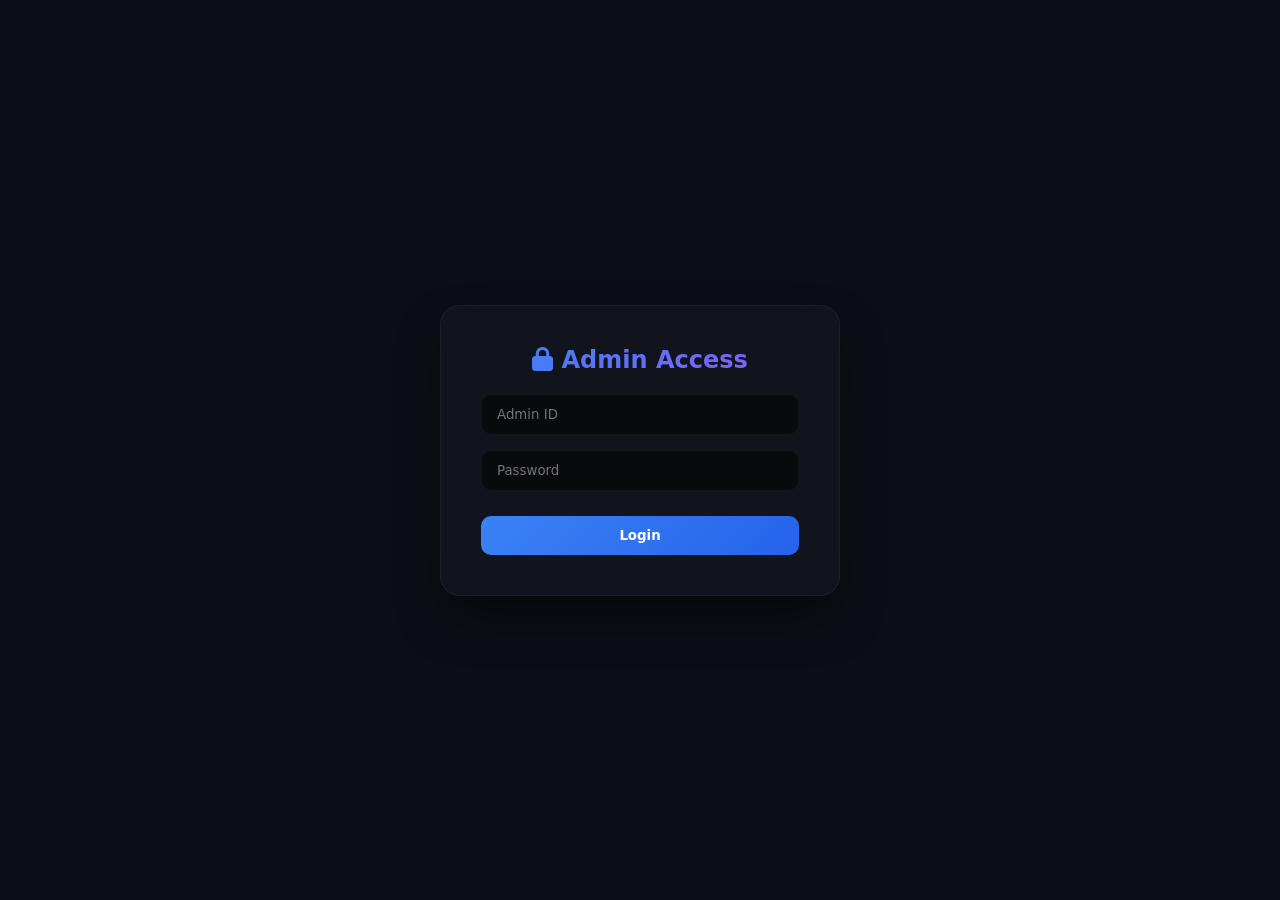
<file: admin.html>
<!DOCTYPE html>
<html lang="en">
<head>
    <meta charset="UTF-8">
    <meta name="viewport" content="width=device-width, initial-scale=1.0">
    <title>Admin Dashboard | Leads</title>
    <link rel="stylesheet" href="https://cdnjs.cloudflare.com/ajax/libs/font-awesome/6.4.0/css/all.min.css">
    <style>
        :root {
            --bg-color: #0B0E14;
            --surface: rgba(20, 24, 34, 0.7);
            --surface-border: rgba(255, 255, 255, 0.05);
            --primary: #3B82F6;
            --primary-glow: rgba(59, 130, 246, 0.3);
            --text-main: #F3F4F6;
            --text-muted: #9CA3AF;
        }

        * {
            margin: 0;
            padding: 0;
            box-sizing: border-box;
            font-family: 'Inter', system-ui, -apple-system, sans-serif;
        }

        body {
            background-color: var(--bg-color);
            color: var(--text-main);
            min-height: 100vh;
            display: flex;
            background-image: 
                radial-gradient(circle at 15% 50%, rgba(59, 130, 246, 0.05), transparent 25%),
                radial-gradient(circle at 85% 30%, rgba(139, 92, 246, 0.05), transparent 25%);
        }

        /* LOGIN SCREEN */
        #loginScreen {
            position: fixed;
            top: 0; left: 0; right: 0; bottom: 0;
            background-color: var(--bg-color);
            display: flex;
            justify-content: center;
            align-items: center;
            z-index: 1000;
        }

        .login-box {
            background: var(--surface);
            backdrop-filter: blur(20px);
            border: 1px solid var(--surface-border);
            padding: 40px;
            border-radius: 20px;
            width: 100%;
            max-width: 400px;
            text-align: center;
            box-shadow: 0 25px 50px -12px rgba(0, 0, 0, 0.5);
        }

        .login-box h2 {
            margin-bottom: 20px;
            font-weight: 600;
            background: linear-gradient(to right, #3B82F6, #8B5CF6);
            -webkit-background-clip: text;
            -webkit-text-fill-color: transparent;
        }

        .input-group {
            margin-bottom: 15px;
            text-align: left;
        }

        .input-group input {
            width: 100%;
            padding: 12px 15px;
            background: rgba(0, 0, 0, 0.5);
            border: 1px solid var(--surface-border);
            border-radius: 10px;
            color: white;
            outline: none;
            transition: 0.3s ease;
        }

        .input-group input:focus {
            border-color: var(--primary);
            box-shadow: 0 0 10px var(--primary-glow);
        }

        .login-btn {
            width: 100%;
            padding: 12px;
            background: linear-gradient(135deg, #3B82F6, #2563EB);
            border: none;
            border-radius: 10px;
            color: white;
            font-weight: 600;
            cursor: pointer;
            transition: 0.3s ease;
            margin-top: 10px;
        }

        .login-btn:hover {
            box-shadow: 0 0 15px var(--primary-glow);
            transform: translateY(-2px);
        }

        .error-msg {
            color: #EF4444;
            font-size: 14px;
            margin-top: 10px;
            display: none;
        }

        /* DASHBOARD */
        #dashboard {
            display: none;
            width: 100%;
            height: 100vh;
        }

        .sidebar {
            width: 300px;
            background: var(--surface);
            border-right: 1px solid var(--surface-border);
            display: flex;
            flex-direction: column;
            backdrop-filter: blur(10px);
        }

        .sidebar-header {
            padding: 20px;
            border-bottom: 1px solid var(--surface-border);
            display: flex;
            align-items: center;
            gap: 10px;
        }

        .sidebar-header i {
            color: var(--primary);
            font-size: 20px;
        }

        .leads-list {
            flex: 1;
            overflow-y: auto;
            padding: 10px;
        }

        .lead-item {
            padding: 15px;
            border-radius: 10px;
            cursor: pointer;
            transition: 0.2s ease;
            margin-bottom: 5px;
            border: 1px solid transparent;
        }

        .lead-item:hover {
            background: rgba(255, 255, 255, 0.03);
        }

        .lead-item.active {
            background: rgba(59, 130, 246, 0.1);
            border-color: var(--primary-glow);
        }

        .lead-name {
            font-weight: 600;
            margin-bottom: 5px;
            display: flex;
            justify-content: space-between;
        }

        .lead-time {
            font-size: 12px;
            color: var(--text-muted);
            font-weight: normal;
        }

        .lead-preview {
            font-size: 13px;
            color: var(--text-muted);
            white-space: nowrap;
            overflow: hidden;
            text-overflow: ellipsis;
        }

        /* MAIN CONTENT */
        .main-content {
            flex: 1;
            display: flex;
            flex-direction: column;
            background: rgba(0, 0, 0, 0.2);
        }

        .content-header {
            padding: 20px 30px;
            border-bottom: 1px solid var(--surface-border);
            display: flex;
            justify-content: space-between;
            align-items: center;
        }

        .contact-actions {
            display: flex;
            gap: 10px;
        }

        .action-btn {
            padding: 8px 15px;
            border-radius: 8px;
            border: none;
            cursor: pointer;
            font-weight: 500;
            display: flex;
            align-items: center;
            gap: 8px;
            text-decoration: none;
            color: white;
            transition: 0.2s;
        }

        .btn-whatsapp { background: #22c55e; }
        .btn-whatsapp:hover { background: #16a34a; }

        .chat-view {
            flex: 1;
            padding: 30px;
            overflow-y: auto;
            display: flex;
            flex-direction: column;
            gap: 15px;
        }

        .msg-bubble {
            max-width: 70%;
            padding: 12px 18px;
            border-radius: 15px;
            line-height: 1.5;
            font-size: 14px;
        }

        .msg-client {
            align-self: flex-start;
            background: var(--surface);
            border: 1px solid var(--surface-border);
            border-bottom-left-radius: 5px;
        }

        .msg-ai {
            align-self: flex-end;
            background: var(--primary);
            color: white;
            border-bottom-right-radius: 5px;
            box-shadow: 0 4px 15px var(--primary-glow);
        }

        .no-selection {
            flex: 1;
            display: flex;
            flex-direction: column;
            justify-content: center;
            align-items: center;
            color: var(--text-muted);
        }

        .no-selection i {
            font-size: 48px;
            margin-bottom: 15px;
            opacity: 0.5;
        }

        .badge {
            display: inline-block;
            padding: 3px 8px;
            border-radius: 12px;
            font-size: 11px;
            font-weight: 600;
            background: rgba(255, 255, 255, 0.1);
            margin-top: 8px;
        }
    </style>
</head>
<body>

    <!-- LOGIN SCREEN -->
    <div id="loginScreen">
        <div class="login-box">
            <h2><i class="fas fa-lock"></i> Admin Access</h2>
            <div class="input-group">
                <input type="text" id="adminId" placeholder="Admin ID">
            </div>
            <div class="input-group">
                <input type="password" id="adminPass" placeholder="Password">
            </div>
            <button class="login-btn" onclick="checkLogin()">Login</button>
            <div class="error-msg" id="errorMsg">Invalid ID or Password</div>
        </div>
    </div>

    <!-- DASHBOARD -->
    <div id="dashboard">
        <!-- Sidebar -->
        <div class="sidebar">
            <div class="sidebar-header">
                <i class="fas fa-robot"></i>
                <h3>AI Leads Hub</h3>
            </div>
            <div class="leads-list" id="leadsList">
                <!-- Leads will be injected here -->
            </div>
        </div>

        <!-- Main Content -->
        <div class="main-content" id="mainContent">
            <div class="no-selection">
                <i class="fas fa-inbox"></i>
                <h2>Select a lead to view conversation</h2>
            </div>
        </div>
    </div>

    <script>
        // HARDCODED CREDENTIALS (Secure enough for hidden route)
        const ADMIN_ID = "shahrukh";
        const ADMIN_PASS = "admin123";

        let allLeads = [];

        function checkLogin() {
            const id = document.getElementById('adminId').value;
            const pass = document.getElementById('adminPass').value;
            
            if(id === ADMIN_ID && pass === ADMIN_PASS) {
                document.getElementById('loginScreen').style.display = 'none';
                document.getElementById('dashboard').style.display = 'flex';
                fetchLeads();
            } else {
                document.getElementById('errorMsg').style.display = 'block';
            }
        }

        // Allow Enter key to login
        document.getElementById('adminPass').addEventListener('keypress', function (e) {
            if (e.key === 'Enter') checkLogin();
        });

        // Database Credentials
        const _dbUrl = atob("aHR0cHM6Ly9lbmhhbmNlZC1oYWxpYnV0LTEzOTM2Ny51cHN0YXNoLmlv"); 
        const _dbToken = atob("Z1FBQUFBQUFpQm5BQUlnY0RKa05qQTBaalF6TURoa016TTBaVEV4WW1VNE5UZ3hPVFEzTW1FNE1XTTJZV2c=");

        async function fetchLeads() {
            try {
                if (_dbUrl === "REPLACE_URL_BASE64" || _dbToken === "REPLACE_TOKEN_BASE64") {
                    throw new Error("Database not configured. Please run set_db.py");
                }

                const response = await fetch(`${_dbUrl}/get/chatbot_leads`, {
                    headers: { Authorization: `Bearer ${_dbToken}` }
                });
                const data = await response.json();
                
                let leads = [];
                if (data.result) {
                    leads = typeof data.result === 'string' ? JSON.parse(data.result) : data.result;
                }
                
                // Sort by newest first
                allLeads = leads.reverse();
                renderLeadsList();
            } catch(e) {
                console.error("Error fetching leads:", e);
                document.getElementById('leadsList').innerHTML = `<div style="padding:20px; text-align:center; color:red;">${e.message || "Failed to load leads from database."}</div>`;
            }
        }

        function formatDate(isoString) {
            const date = new Date(isoString);
            return date.toLocaleDateString() + ' ' + date.toLocaleTimeString([], {hour: '2-digit', minute:'2-digit'});
        }

        function renderLeadsList() {
            const list = document.getElementById('leadsList');
            list.innerHTML = '';
            
            if(allLeads.length === 0) {
                list.innerHTML = '<div style="padding:20px; text-align:center; color:#9CA3AF;">No leads captured yet.</div>';
                return;
            }

            allLeads.forEach((lead, index) => {
                const div = document.createElement('div');
                div.className = 'lead-item';
                div.onclick = () => showLeadDetails(index, div);
                
                div.innerHTML = `
                    <div class="lead-name">
                        ${lead.name !== 'Unknown Visitor' ? lead.name : 'Guest Visitor'}
                        <span class="lead-time">${formatDate(lead.timestamp)}</span>
                    </div>
                    <div class="lead-preview">${lead.project || 'General Inquiry'}</div>
                    <span class="badge"><i class="fab fa-whatsapp"></i> ${lead.whatsapp !== 'Not collected' ? 'Captured' : 'Pending'}</span>
                `;
                list.appendChild(div);
            });
        }

        function showLeadDetails(index, element) {
            // Update active state
            document.querySelectorAll('.lead-item').forEach(el => el.classList.remove('active'));
            element.classList.add('active');

            const lead = allLeads[index];
            const main = document.getElementById('mainContent');

            // Generate Chat HTML
            let chatHTML = '';
            if(lead.conversation && lead.conversation.length > 0) {
                lead.conversation.forEach(msg => {
                    const roleClass = msg.role === 'user' ? 'msg-client' : 'msg-ai';
                    chatHTML += `<div class="msg-bubble ${roleClass}">${msg.content.replace(/\n/g, '<br>')}</div>`;
                });
            } else {
                chatHTML = '<div class="no-selection">No conversation data available.</div>';
            }

            // WhatsApp link
            let waBtn = '';
            if(lead.whatsapp && lead.whatsapp !== 'Not collected') {
                const phone = lead.whatsapp.replace(/[^0-9]/g, '');
                waBtn = `<a href="https://wa.me/${phone}" target="_blank" class="action-btn btn-whatsapp"><i class="fab fa-whatsapp"></i> Message on WhatsApp</a>`;
            }

            main.innerHTML = `
                <div class="content-header">
                    <div>
                        <h2>${lead.name !== 'Unknown Visitor' ? lead.name : 'Guest Visitor'}</h2>
                        <div style="color: var(--text-muted); font-size: 14px; margin-top: 5px;">
                            <i class="fas fa-phone"></i> ${lead.whatsapp} | 
                            <i class="fas fa-briefcase"></i> ${lead.project}
                        </div>
                    </div>
                    <div class="contact-actions">
                        ${waBtn}
                    </div>
                </div>
                <div class="chat-view">
                    ${chatHTML}
                </div>
            `;
        }
    </script>
</body>
</html>
</file>
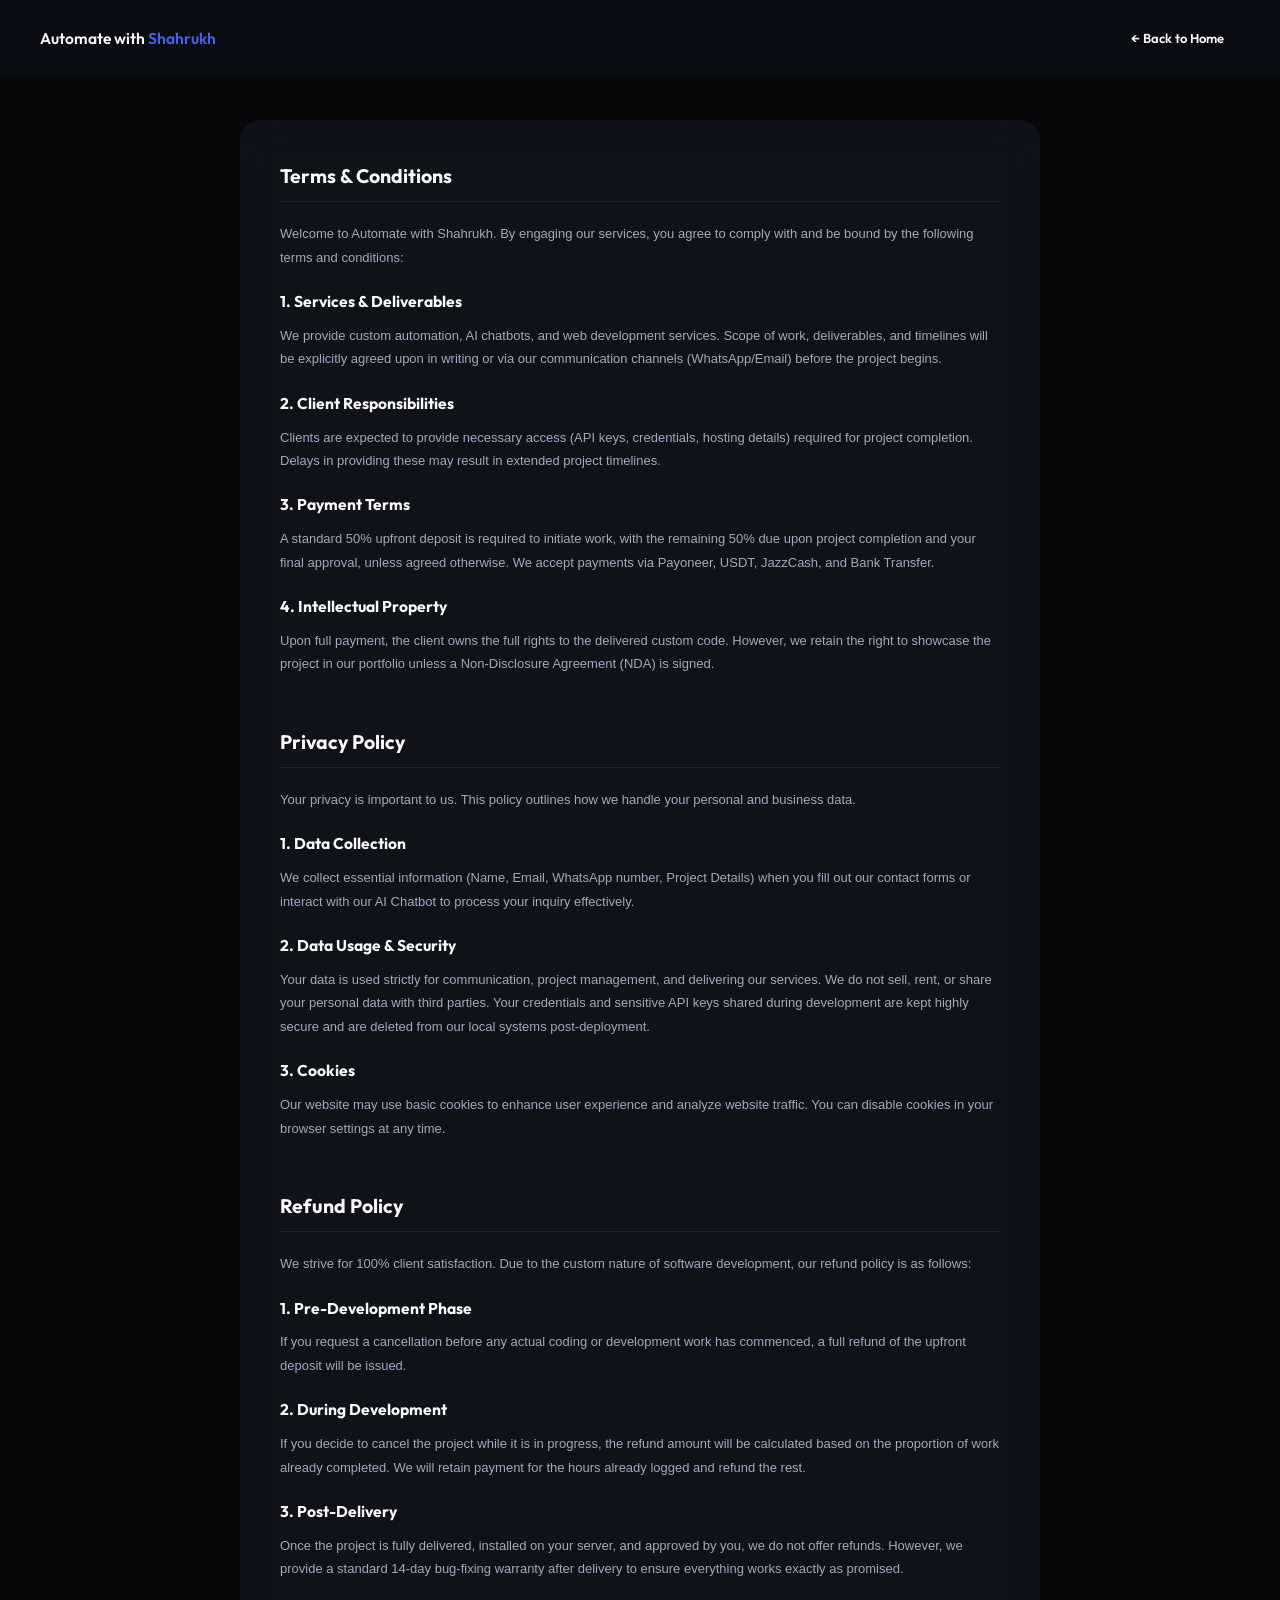
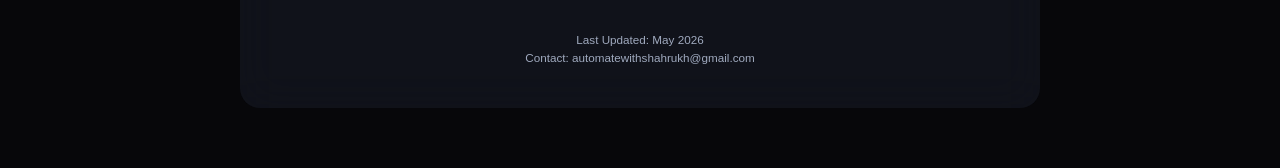
<file: legal.html>
<!DOCTYPE html>
<html lang="en">
<head>
    <meta charset="UTF-8">
    <meta name="viewport" content="width=device-width, initial-scale=1.0">
    <title>Legal & Policies | Automate with Shahrukh</title>
    <link rel="canonical" href="https://automatewithshahrukh.com/legal.html" />
    <link href="https://fonts.googleapis.com/css2?family=Outfit:wght@400;600;800&family=Plus+Jakarta+Sans:wght@400;500;700&display=swap" rel="stylesheet">
    <link rel="stylesheet" href="style.css">
    <style>
        .legal-container {
            max-width: 800px;
            margin: 120px auto 60px;
            padding: 40px;
            background: rgba(20, 24, 34, 0.7);
            backdrop-filter: blur(20px);
            border: 1px solid var(--surface-border);
            border-radius: 20px;
            color: var(--text-muted);
        }
        .legal-section {
            margin-bottom: 50px;
        }
        .legal-section h2 {
            color: var(--text-main);
            margin-bottom: 20px;
            font-family: 'Outfit', sans-serif;
            border-bottom: 1px solid var(--border-color);
            padding-bottom: 10px;
        }
        .legal-section h3 {
            color: var(--text-main);
            margin: 20px 0 10px;
            font-size: 1.2rem;
        }
        .legal-section p {
            line-height: 1.8;
            margin-bottom: 15px;
        }
        .legal-section ul {
            margin-left: 20px;
            margin-bottom: 15px;
            line-height: 1.8;
        }
        .nav-header {
            position: fixed;
            top: 0; left: 0; right: 0;
            padding: 20px 40px;
            background: rgba(11, 14, 20, 0.9);
            backdrop-filter: blur(10px);
            z-index: 1000;
            border-bottom: 1px solid var(--surface-border);
            display: flex;
            align-items: center;
            justify-content: space-between;
        }
        .nav-header a {
            color: var(--text-main);
            text-decoration: none;
            font-weight: 600;
            font-family: 'Outfit', sans-serif;
        }
        .btn-back {
            background: var(--surface);
            padding: 8px 16px;
            border-radius: 8px;
            border: 1px solid var(--surface-border);
            transition: all 0.3s ease;
        }
        .btn-back:hover {
            background: var(--primary);
            border-color: var(--primary);
        }
    </style>
</head>
<body>

    <div class="nav-header">
        <a href="index.html" style="font-size: 1.2rem;">Automate with <span style="color: var(--primary);">Shahrukh</span></a>
        <a href="index.html" class="btn-back">← Back to Home</a>
    </div>

    <div class="container">
        <div class="legal-container">
            
            <div id="terms" class="legal-section">
                <h2>Terms & Conditions</h2>
                <p>Welcome to Automate with Shahrukh. By engaging our services, you agree to comply with and be bound by the following terms and conditions:</p>
                <h3>1. Services & Deliverables</h3>
                <p>We provide custom automation, AI chatbots, and web development services. Scope of work, deliverables, and timelines will be explicitly agreed upon in writing or via our communication channels (WhatsApp/Email) before the project begins.</p>
                <h3>2. Client Responsibilities</h3>
                <p>Clients are expected to provide necessary access (API keys, credentials, hosting details) required for project completion. Delays in providing these may result in extended project timelines.</p>
                <h3>3. Payment Terms</h3>
                <p>A standard 50% upfront deposit is required to initiate work, with the remaining 50% due upon project completion and your final approval, unless agreed otherwise. We accept payments via Payoneer, USDT, JazzCash, and Bank Transfer.</p>
                <h3>4. Intellectual Property</h3>
                <p>Upon full payment, the client owns the full rights to the delivered custom code. However, we retain the right to showcase the project in our portfolio unless a Non-Disclosure Agreement (NDA) is signed.</p>
            </div>

            <div id="privacy" class="legal-section">
                <h2>Privacy Policy</h2>
                <p>Your privacy is important to us. This policy outlines how we handle your personal and business data.</p>
                <h3>1. Data Collection</h3>
                <p>We collect essential information (Name, Email, WhatsApp number, Project Details) when you fill out our contact forms or interact with our AI Chatbot to process your inquiry effectively.</p>
                <h3>2. Data Usage & Security</h3>
                <p>Your data is used strictly for communication, project management, and delivering our services. We do not sell, rent, or share your personal data with third parties. Your credentials and sensitive API keys shared during development are kept highly secure and are deleted from our local systems post-deployment.</p>
                <h3>3. Cookies</h3>
                <p>Our website may use basic cookies to enhance user experience and analyze website traffic. You can disable cookies in your browser settings at any time.</p>
            </div>

            <div id="refund" class="legal-section">
                <h2>Refund Policy</h2>
                <p>We strive for 100% client satisfaction. Due to the custom nature of software development, our refund policy is as follows:</p>
                <h3>1. Pre-Development Phase</h3>
                <p>If you request a cancellation before any actual coding or development work has commenced, a full refund of the upfront deposit will be issued.</p>
                <h3>2. During Development</h3>
                <p>If you decide to cancel the project while it is in progress, the refund amount will be calculated based on the proportion of work already completed. We will retain payment for the hours already logged and refund the rest.</p>
                <h3>3. Post-Delivery</h3>
                <p>Once the project is fully delivered, installed on your server, and approved by you, we do not offer refunds. However, we provide a standard 14-day bug-fixing warranty after delivery to ensure everything works exactly as promised.</p>
            </div>

            <p style="text-align: center; margin-top: 40px; font-size: 0.9rem;">
                Last Updated: May 2026<br>
                Contact: automatewithshahrukh@gmail.com
            </p>
        </div>
    </div>

</body>
</html>
</file>
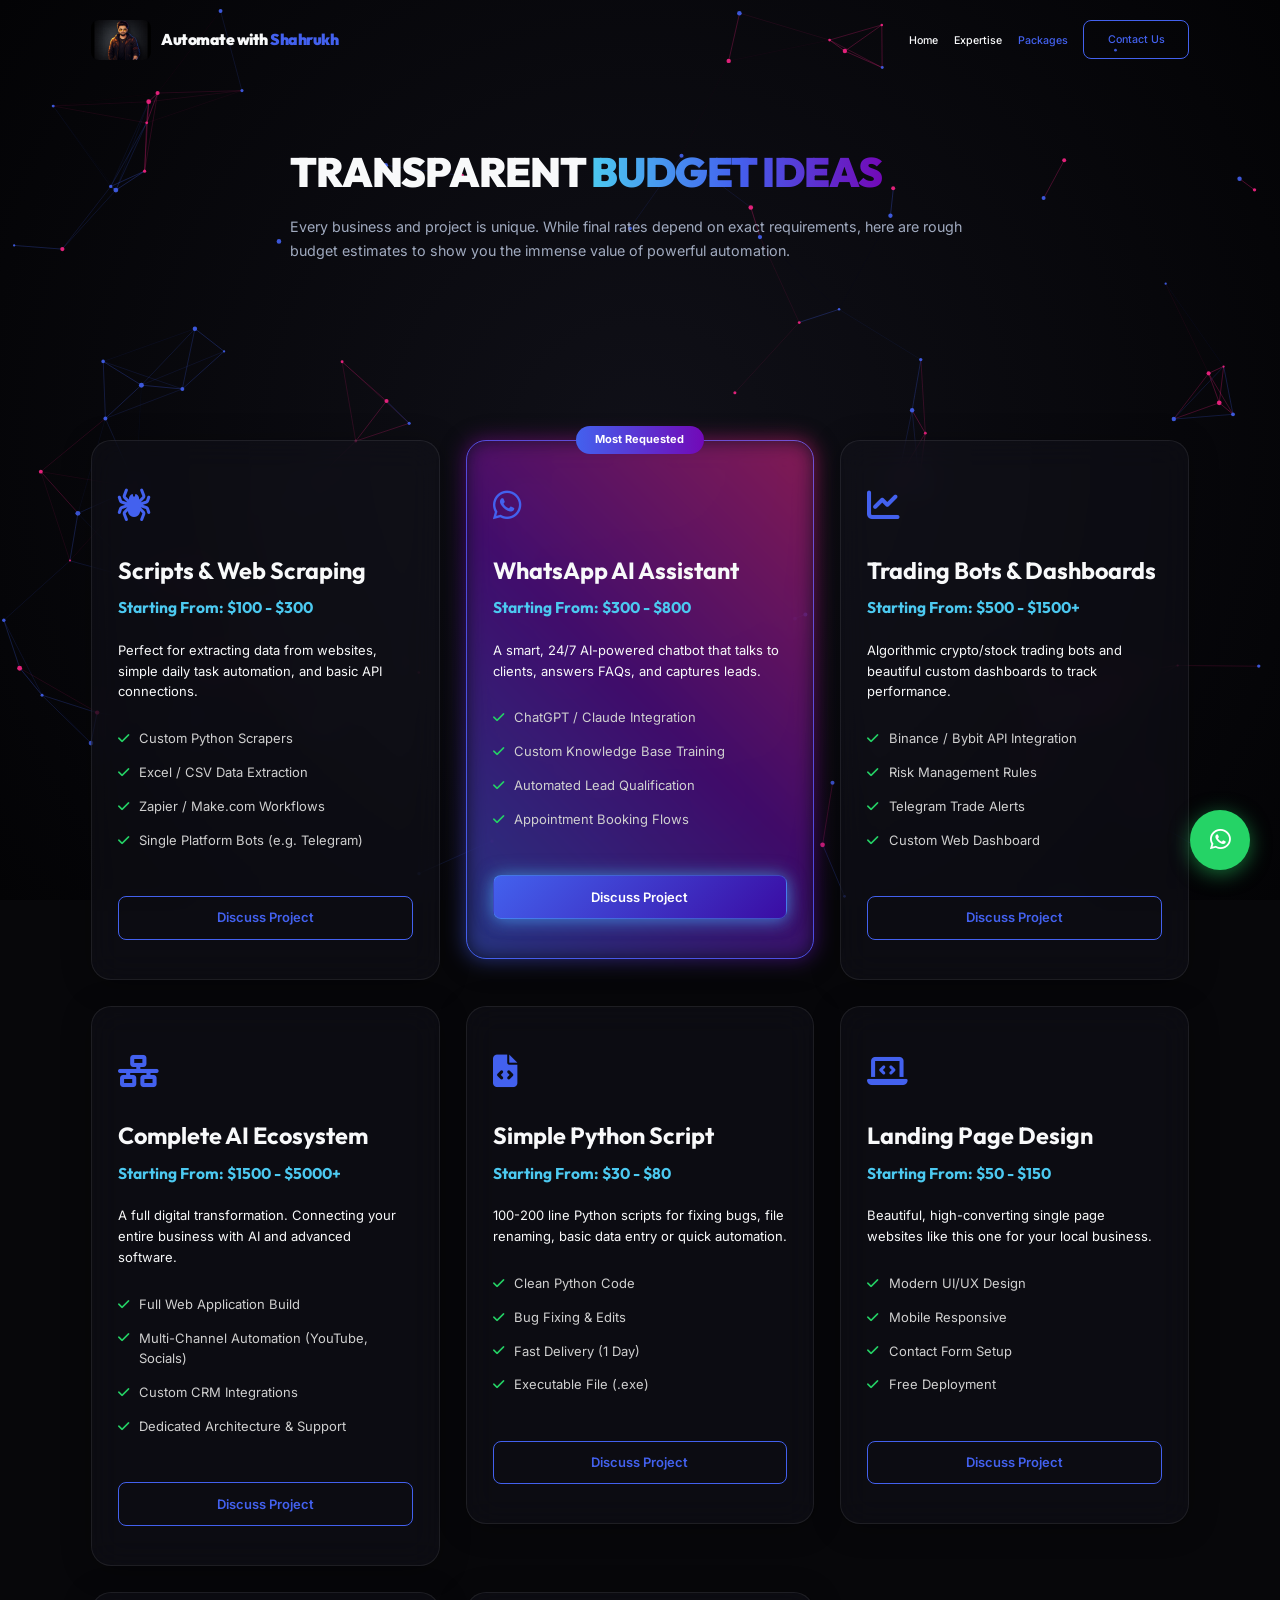
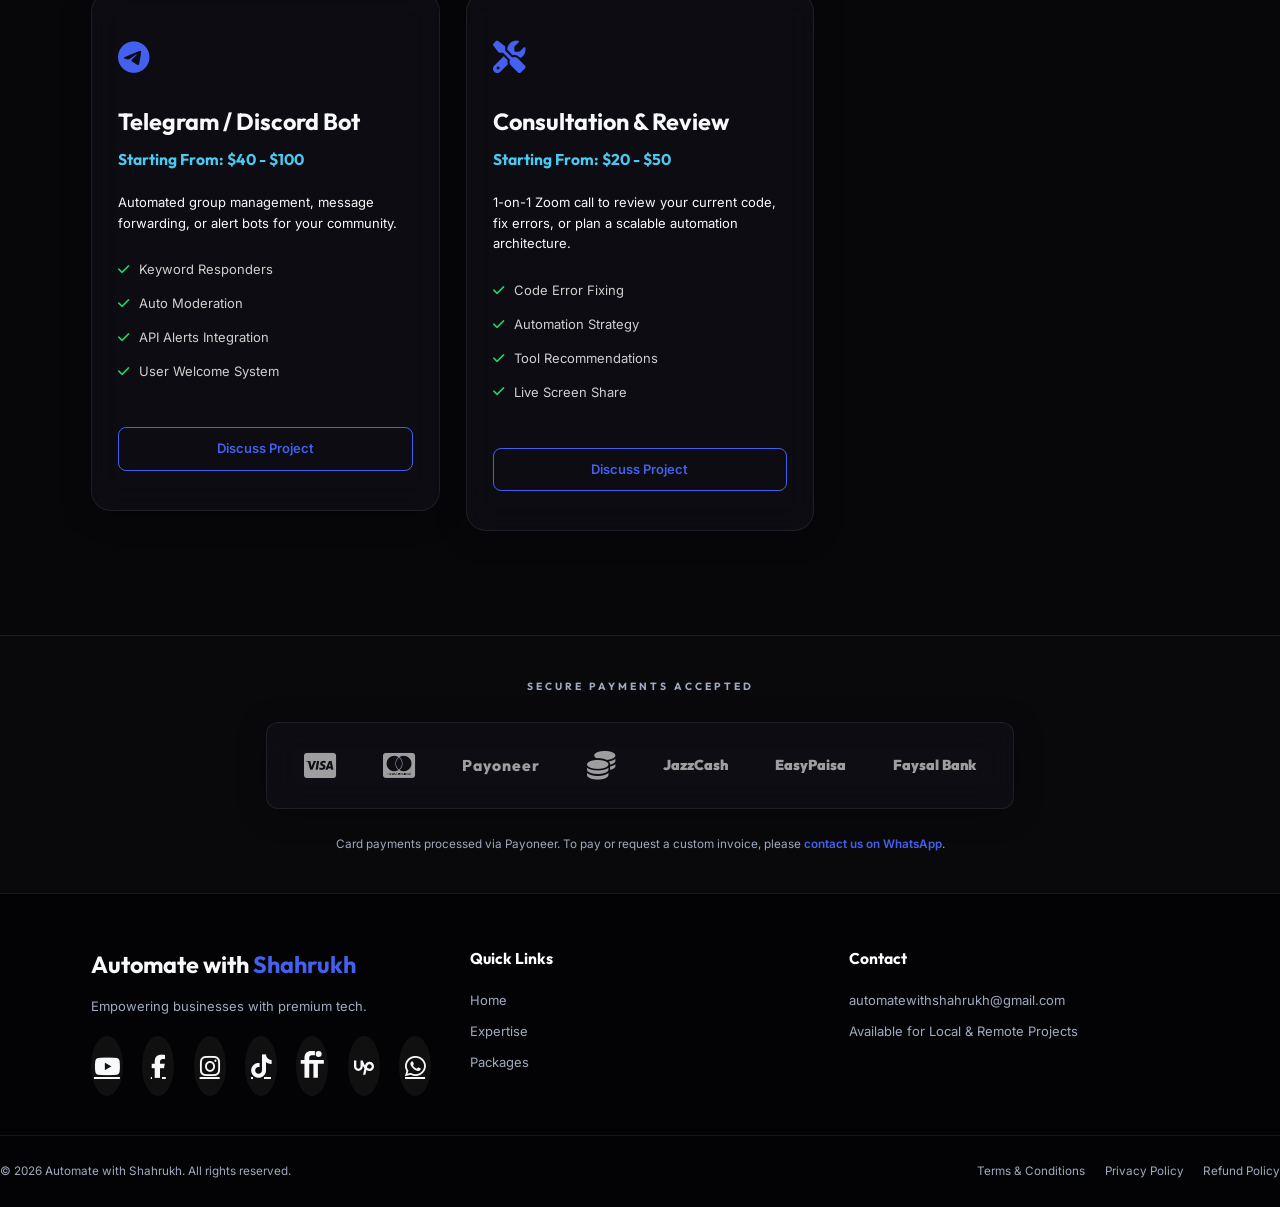
<file: packages.html>
<!DOCTYPE html>
<html lang="en">
<head>
    <meta charset="UTF-8">
    <meta name="viewport" content="width=device-width, initial-scale=1.0">
    <title>Budget Packages | Automate with Shahrukh</title>
    <link rel="icon" type="image/png" href="images/logo_transparent.png">
    <meta name="description" content="View our transparent budget ideas for AI automation, trading bots, and web development.">
    <link rel="stylesheet" href="style.css?v=1.1">
    <link href="https://fonts.googleapis.com/css2?family=Inter:wght@300;400;600;800&family=Outfit:wght@400;700;900&display=swap" rel="stylesheet">
    <link rel="stylesheet" href="https://cdnjs.cloudflare.com/ajax/libs/font-awesome/6.4.0/css/all.min.css">
    
    <!-- Canonical & Robots -->
    <link rel="canonical" href="https://automatewithshahrukh.com/packages.html" />
    <meta name="robots" content="index, follow" />

    <!-- Open Graph / Facebook -->
    <meta property="og:type" content="website" />
    <meta property="og:url" content="https://automatewithshahrukh.com/packages.html" />
    <meta property="og:title" content="Budget Packages | Automate with Shahrukh" />
    <meta property="og:description" content="View our transparent budget ideas for AI automation, trading bots, and web development." />
    <meta property="og:image" content="https://automatewithshahrukh.com/images/logo_transparent.png" />

    <!-- Twitter -->
    <meta property="twitter:card" content="summary_large_image" />
    <meta property="twitter:url" content="https://automatewithshahrukh.com/packages.html" />
    <meta property="twitter:title" content="Budget Packages | Automate with Shahrukh" />
    <meta property="twitter:description" content="View our transparent budget ideas for AI automation, trading bots, and web development." />
    <meta property="twitter:image" content="https://automatewithshahrukh.com/images/logo_transparent.png" />
</head>
<body>
    <canvas id="particles"></canvas>

    <!-- WhatsApp Floating Button -->
    <a href="https://wa.me/923178172607" target="_blank" class="whatsapp-float" id="whatsappFloat" title="Chat on WhatsApp">
        <i class="fab fa-whatsapp"></i>
        <span class="wa-tooltip">Chat with us!</span>
    </a>

    <nav class="navbar">
        <div class="container nav-container">
            <a href="index.html" class="logo" style="display: flex; align-items: center; gap: 10px;">
                <img src="images/logo.png" alt="AWS Logo" style="height: 40px; border-radius: 8px;">
                <span class="logo-text">Automate with <span class="highlight">Shahrukh</span></span>
            </a>
            <ul class="nav-links">
                <li><a href="index.html#home">Home</a></li>
                <li><a href="index.html#expertise">Expertise</a></li>
                <li><a href="packages.html" class="active" style="color: var(--primary);">Packages</a></li>
                <li><a href="index.html#contact" class="btn btn-outline">Contact Us</a></li>
            </ul>
            <div class="hamburger">
                <i class="fas fa-bars"></i>
            </div>
        </div>
    </nav>

    <header class="hero packages-hero" style="min-height: 60vh; padding-top: 150px; align-items: flex-start;">
        <div class="hero-bg"></div>
        <div class="container hero-content">
            <h1 class="hero-title" data-aos="fade-up">Transparent <span class="highlight-gradient">Budget Ideas</span></h1>
            <p class="hero-subtitle" data-aos="fade-up" style="max-width: 700px; margin: 0 auto;">Every business and project is unique. While final rates depend on exact requirements, here are rough budget estimates to show you the immense value of powerful automation.</p>
        </div>
    </header>

    <section class="packages-section" style="padding-bottom: 8rem; margin-top: -100px; position: relative; z-index: 10;">
        <div class="container">
            <div class="packages-grid">
                <!-- Package 1 -->
                <div class="package-card glass-panel" data-aos="zoom-up">
                    <div class="package-icon"><i class="fas fa-spider"></i></div>
                    <h3>Scripts & Web Scraping</h3>
                    <div class="budget-tag">Starting From: $100 - $300</div>
                    <p>Perfect for extracting data from websites, simple daily task automation, and basic API connections.</p>
                    <ul class="package-features">
                        <li><i class="fas fa-check"></i> Custom Python Scrapers</li>
                        <li><i class="fas fa-check"></i> Excel / CSV Data Extraction</li>
                        <li><i class="fas fa-check"></i> Zapier / Make.com Workflows</li>
                        <li><i class="fas fa-check"></i> Single Platform Bots (e.g. Telegram)</li>
                    </ul>
                    <a href="index.html#contact" class="btn btn-outline w-100 mt-4">Discuss Project</a>
                </div>

                <!-- Package 2 -->
                <div class="package-card glass-panel popular glow-border" data-aos="zoom-up">
                    <div class="popular-badge">Most Requested</div>
                    <div class="package-icon"><i class="fab fa-whatsapp"></i></div>
                    <h3>WhatsApp AI Assistant</h3>
                    <div class="budget-tag">Starting From: $300 - $800</div>
                    <p>A smart, 24/7 AI-powered chatbot that talks to clients, answers FAQs, and captures leads.</p>
                    <ul class="package-features">
                        <li><i class="fas fa-check"></i> ChatGPT / Claude Integration</li>
                        <li><i class="fas fa-check"></i> Custom Knowledge Base Training</li>
                        <li><i class="fas fa-check"></i> Automated Lead Qualification</li>
                        <li><i class="fas fa-check"></i> Appointment Booking Flows</li>
                    </ul>
                    <a href="index.html#contact" class="btn btn-primary w-100 mt-4">Discuss Project</a>
                </div>

                <!-- Package 3 -->
                <div class="package-card glass-panel" data-aos="zoom-up">
                    <div class="package-icon"><i class="fas fa-chart-line"></i></div>
                    <h3>Trading Bots & Dashboards</h3>
                    <div class="budget-tag">Starting From: $500 - $1500+</div>
                    <p>Algorithmic crypto/stock trading bots and beautiful custom dashboards to track performance.</p>
                    <ul class="package-features">
                        <li><i class="fas fa-check"></i> Binance / Bybit API Integration</li>
                        <li><i class="fas fa-check"></i> Risk Management Rules</li>
                        <li><i class="fas fa-check"></i> Telegram Trade Alerts</li>
                        <li><i class="fas fa-check"></i> Custom Web Dashboard</li>
                    </ul>
                    <a href="index.html#contact" class="btn btn-outline w-100 mt-4">Discuss Project</a>
                </div>

                <!-- Package 4 -->
                <div class="package-card glass-panel" data-aos="zoom-up">
                    <div class="package-icon"><i class="fas fa-network-wired"></i></div>
                    <h3>Complete AI Ecosystem</h3>
                    <div class="budget-tag">Starting From: $1500 - $5000+</div>
                    <p>A full digital transformation. Connecting your entire business with AI and advanced software.</p>
                    <ul class="package-features">
                        <li><i class="fas fa-check"></i> Full Web Application Build</li>
                        <li><i class="fas fa-check"></i> Multi-Channel Automation (YouTube, Socials)</li>
                        <li><i class="fas fa-check"></i> Custom CRM Integrations</li>
                        <li><i class="fas fa-check"></i> Dedicated Architecture & Support</li>
                    </ul>
                    <a href="index.html#contact" class="btn btn-outline w-100 mt-4">Discuss Project</a>
                </div>
            
                <!-- Package 5 -->
                <div class="package-card glass-panel" data-aos="zoom-up">
                    <div class="package-icon"><i class="fas fa-file-code"></i></div>
                    <h3>Simple Python Script</h3>
                    <div class="budget-tag">Starting From: $30 - $80</div>
                    <p>100-200 line Python scripts for fixing bugs, file renaming, basic data entry or quick automation.</p>
                    <ul class="package-features">
                        <li><i class="fas fa-check"></i> Clean Python Code</li>
                        <li><i class="fas fa-check"></i> Bug Fixing & Edits</li>
                        <li><i class="fas fa-check"></i> Fast Delivery (1 Day)</li>
                        <li><i class="fas fa-check"></i> Executable File (.exe)</li>
                    </ul>
                    <a href="index.html#contact" class="btn btn-outline w-100 mt-4">Discuss Project</a>
                </div>

                <!-- Package 6 -->
                <div class="package-card glass-panel" data-aos="zoom-up">
                    <div class="package-icon"><i class="fas fa-laptop-code"></i></div>
                    <h3>Landing Page Design</h3>
                    <div class="budget-tag">Starting From: $50 - $150</div>
                    <p>Beautiful, high-converting single page websites like this one for your local business.</p>
                    <ul class="package-features">
                        <li><i class="fas fa-check"></i> Modern UI/UX Design</li>
                        <li><i class="fas fa-check"></i> Mobile Responsive</li>
                        <li><i class="fas fa-check"></i> Contact Form Setup</li>
                        <li><i class="fas fa-check"></i> Free Deployment</li>
                    </ul>
                    <a href="index.html#contact" class="btn btn-outline w-100 mt-4">Discuss Project</a>
                </div>

                <!-- Package 7 -->
                <div class="package-card glass-panel" data-aos="zoom-up">
                    <div class="package-icon"><i class="fab fa-telegram-plane"></i></div>
                    <h3>Telegram / Discord Bot</h3>
                    <div class="budget-tag">Starting From: $40 - $100</div>
                    <p>Automated group management, message forwarding, or alert bots for your community.</p>
                    <ul class="package-features">
                        <li><i class="fas fa-check"></i> Keyword Responders</li>
                        <li><i class="fas fa-check"></i> Auto Moderation</li>
                        <li><i class="fas fa-check"></i> API Alerts Integration</li>
                        <li><i class="fas fa-check"></i> User Welcome System</li>
                    </ul>
                    <a href="index.html#contact" class="btn btn-outline w-100 mt-4">Discuss Project</a>
                </div>

                <!-- Package 8 -->
                <div class="package-card glass-panel" data-aos="zoom-up">
                    <div class="package-icon"><i class="fas fa-tools"></i></div>
                    <h3>Consultation & Review</h3>
                    <div class="budget-tag">Starting From: $20 - $50</div>
                    <p>1-on-1 Zoom call to review your current code, fix errors, or plan a scalable automation architecture.</p>
                    <ul class="package-features">
                        <li><i class="fas fa-check"></i> Code Error Fixing</li>
                        <li><i class="fas fa-check"></i> Automation Strategy</li>
                        <li><i class="fas fa-check"></i> Tool Recommendations</li>
                        <li><i class="fas fa-check"></i> Live Screen Share</li>
                    </ul>
                    <a href="index.html#contact" class="btn btn-outline w-100 mt-4">Discuss Project</a>
                </div>
            </div>
        </div>
    </section>

    <!-- PAYMENT METHODS (PREMIUM MINIMALIST) -->
    <section class="payments-section" style="padding: 3rem 0; background: rgba(255,255,255,0.01); border-top: 1px solid var(--border-color); position: relative; z-index: 10;">
        <div class="container" style="max-width: 800px;">
            <div style="text-align: center; margin-bottom: 2rem;">
                <span style="font-family: 'Outfit', sans-serif; font-size: 0.8rem; font-weight: 700; letter-spacing: 3px; text-transform: uppercase; color: var(--text-muted);">Secure Payments Accepted</span>
            </div>
            
            <div class="glass-panel" style="padding: 1.5rem 2rem; display: flex; justify-content: space-around; align-items: center; flex-wrap: wrap; gap: 2rem; border-radius: 12px;">
                <!-- Visa -->
                <div style="font-size: 2.2rem; color: rgba(255,255,255,0.6); transition: all 0.3s;" onmouseover="this.style.color='#fff'; this.style.transform='scale(1.1)';" onmouseout="this.style.color='rgba(255,255,255,0.6)'; this.style.transform='scale(1)';">
                    <i class="fab fa-cc-visa" title="Visa"></i>
                </div>
                <!-- Mastercard -->
                <div style="font-size: 2.2rem; color: rgba(255,255,255,0.6); transition: all 0.3s;" onmouseover="this.style.color='#fff'; this.style.transform='scale(1.1)';" onmouseout="this.style.color='rgba(255,255,255,0.6)'; this.style.transform='scale(1)';">
                    <i class="fab fa-cc-mastercard" title="Mastercard"></i>
                </div>
                <!-- Payoneer -->
                <div style="font-family: 'Outfit', sans-serif; font-size: 1.2rem; font-weight: 800; color: rgba(255,255,255,0.6); transition: all 0.3s; letter-spacing: 1px;" onmouseover="this.style.color='#ff4800'; this.style.transform='scale(1.1)';" onmouseout="this.style.color='rgba(255,255,255,0.6)'; this.style.transform='scale(1)';" title="Payoneer">
                    Payoneer
                </div>
                <!-- USDT -->
                <div style="font-size: 2.2rem; color: rgba(255,255,255,0.6); transition: all 0.3s;" onmouseover="this.style.color='#26A17B'; this.style.transform='scale(1.1)';" onmouseout="this.style.color='rgba(255,255,255,0.6)'; this.style.transform='scale(1)';" title="USDT (TRC20)">
                    <i class="fas fa-coins"></i>
                </div>
                <!-- JazzCash -->
                <div style="font-family: 'Outfit', sans-serif; font-size: 1.1rem; font-weight: 900; color: rgba(255,255,255,0.6); transition: all 0.3s;" onmouseover="this.style.color='#ea004b'; this.style.transform='scale(1.1)';" onmouseout="this.style.color='rgba(255,255,255,0.6)'; this.style.transform='scale(1)';" title="JazzCash">
                    JazzCash
                </div>
                <!-- EasyPaisa -->
                <div style="font-family: 'Outfit', sans-serif; font-size: 1.1rem; font-weight: 900; color: rgba(255,255,255,0.6); transition: all 0.3s;" onmouseover="this.style.color='#1d8234'; this.style.transform='scale(1.1)';" onmouseout="this.style.color='rgba(255,255,255,0.6)'; this.style.transform='scale(1)';" title="EasyPaisa">
                    EasyPaisa
                </div>
                <!-- Faysal Bank -->
                <div style="font-family: 'Outfit', sans-serif; font-size: 1.1rem; font-weight: 900; color: rgba(255,255,255,0.6); transition: all 0.3s;" onmouseover="this.style.color='#e31b23'; this.style.transform='scale(1.1)';" onmouseout="this.style.color='rgba(255,255,255,0.6)'; this.style.transform='scale(1)';" title="Faysal Bank">
                    Faysal Bank
                </div>
            </div>
            
            <div style="text-align: center; margin-top: 2rem;">
                <p style="color: var(--text-muted); font-size: 0.9rem;">Card payments processed via Payoneer. To pay or request a custom invoice, please <a href="https://wa.me/923178172607" target="_blank" style="color: var(--primary); text-decoration: none; font-weight: 600;">contact us on WhatsApp</a>.</p>
            </div>
        </div>
    </section>

    <footer>
        <div class="container footer-container">
            <div class="footer-brand">
                <h3>Automate with <span class="highlight">Shahrukh</span></h3>
                <p>Empowering businesses with premium tech.</p>
                <div class="social-links">
                    <a href="https://youtube.com/@automatewithshahrukh?si=WxEPKkkNp6utAdZB" target="_blank" title="YouTube"><i class="fab fa-youtube"></i></a>
                    <a href="https://www.facebook.com/automatewithshahrukh" target="_blank" title="Facebook"><i class="fab fa-facebook-f"></i></a>
                    <a href="https://www.instagram.com/automatewithshahrukh?igsh=MWc4ZG1lbXo4YmFycA==" target="_blank" title="Instagram"><i class="fab fa-instagram"></i></a>
                    <a href="https://www.tiktok.com/@automatewithshahrukh" target="_blank" title="TikTok"><i class="fab fa-tiktok"></i></a>
                    <a href="https://www.fiverr.com/shahrukh287" target="_blank" title="Fiverr" class="fiverr-social"><svg viewBox="0 0 20 20" fill="currentColor"><circle cx="14.5" cy="2" r="2"/><path d="M5 18V8.5H2.5V6H5V4.5C5 1.8 6.8 0 9.5 0H12v2.8H10c-1.2 0-1.8.6-1.8 1.7V6H18v2.5h-4v9.5h-3V8.5H8.2V18z"/></svg></a>
                    <a href="https://www.upwork.com/freelancers/~01f56a991ecc31d815?mp_source=share" target="_blank" title="Upwork" class="upwork-social"><svg viewBox="0 0 24 20" width="20" height="20" fill="currentColor"><path d="M18.561 13.158c-1.102 0-2.135-.467-3.074-1.227l.228-1.076.008-.042c.207-1.143.849-3.06 2.839-3.06 1.492 0 2.703 1.212 2.703 2.703 0 1.489-1.212 2.702-2.704 2.702zm0-8.14c-2.539 0-4.51 1.649-5.31 4.366-1.22-1.834-2.148-4.036-2.687-5.892H7.828v7.112c-.002 1.406-1.141 2.546-2.547 2.548-1.405-.002-2.543-1.143-2.545-2.548V3.492H0v7.112c0 2.914 2.37 5.303 5.281 5.303 2.913 0 5.283-2.389 5.283-5.303v-1.19c.529 1.107 1.182 2.229 1.974 3.221l-1.673 7.873h2.797l1.213-5.71c1.063.679 2.285 1.109 3.686 1.109 3 0 5.439-2.452 5.439-5.45 0-3-2.439-5.439-5.439-5.439z"/></svg></a>
                    <a href="https://wa.me/923178172607" target="_blank" title="WhatsApp"><i class="fab fa-whatsapp"></i></a>
                </div>
            </div>
            <div class="footer-links">
                <h4>Quick Links</h4>
                <a href="index.html#home">Home</a>
                <a href="index.html#expertise">Expertise</a>
                <a href="packages.html">Packages</a>
            </div>
            <div class="footer-contact">
                <h4>Contact</h4>
                <p>automatewithshahrukh@gmail.com</p>
                <p>Available for Local & Remote Projects</p>
            </div>
        </div>
        <div class="footer-bottom" style="display: flex; justify-content: space-between; align-items: center; padding-top: 2rem; border-top: 1px solid var(--border-color); flex-wrap: wrap; gap: 1rem;">
            <p>&copy; 2026 Automate with Shahrukh. All rights reserved.</p>
            <div class="footer-legal" style="display: flex; gap: 1.5rem;">
                <a href="legal.html#terms" style="color: var(--text-muted); text-decoration: none; transition: color 0.3s ease;" onmouseover="this.style.color='var(--primary)'" onmouseout="this.style.color='var(--text-muted)'">Terms & Conditions</a>
                <a href="legal.html#privacy" style="color: var(--text-muted); text-decoration: none; transition: color 0.3s ease;" onmouseover="this.style.color='var(--primary)'" onmouseout="this.style.color='var(--text-muted)'">Privacy Policy</a>
                <a href="legal.html#refund" style="color: var(--text-muted); text-decoration: none; transition: color 0.3s ease;" onmouseover="this.style.color='var(--primary)'" onmouseout="this.style.color='var(--text-muted)'">Refund Policy</a>
            </div>
        </div>
    </footer>

    <script src="script.js"></script>
</body>
</html>
</file>
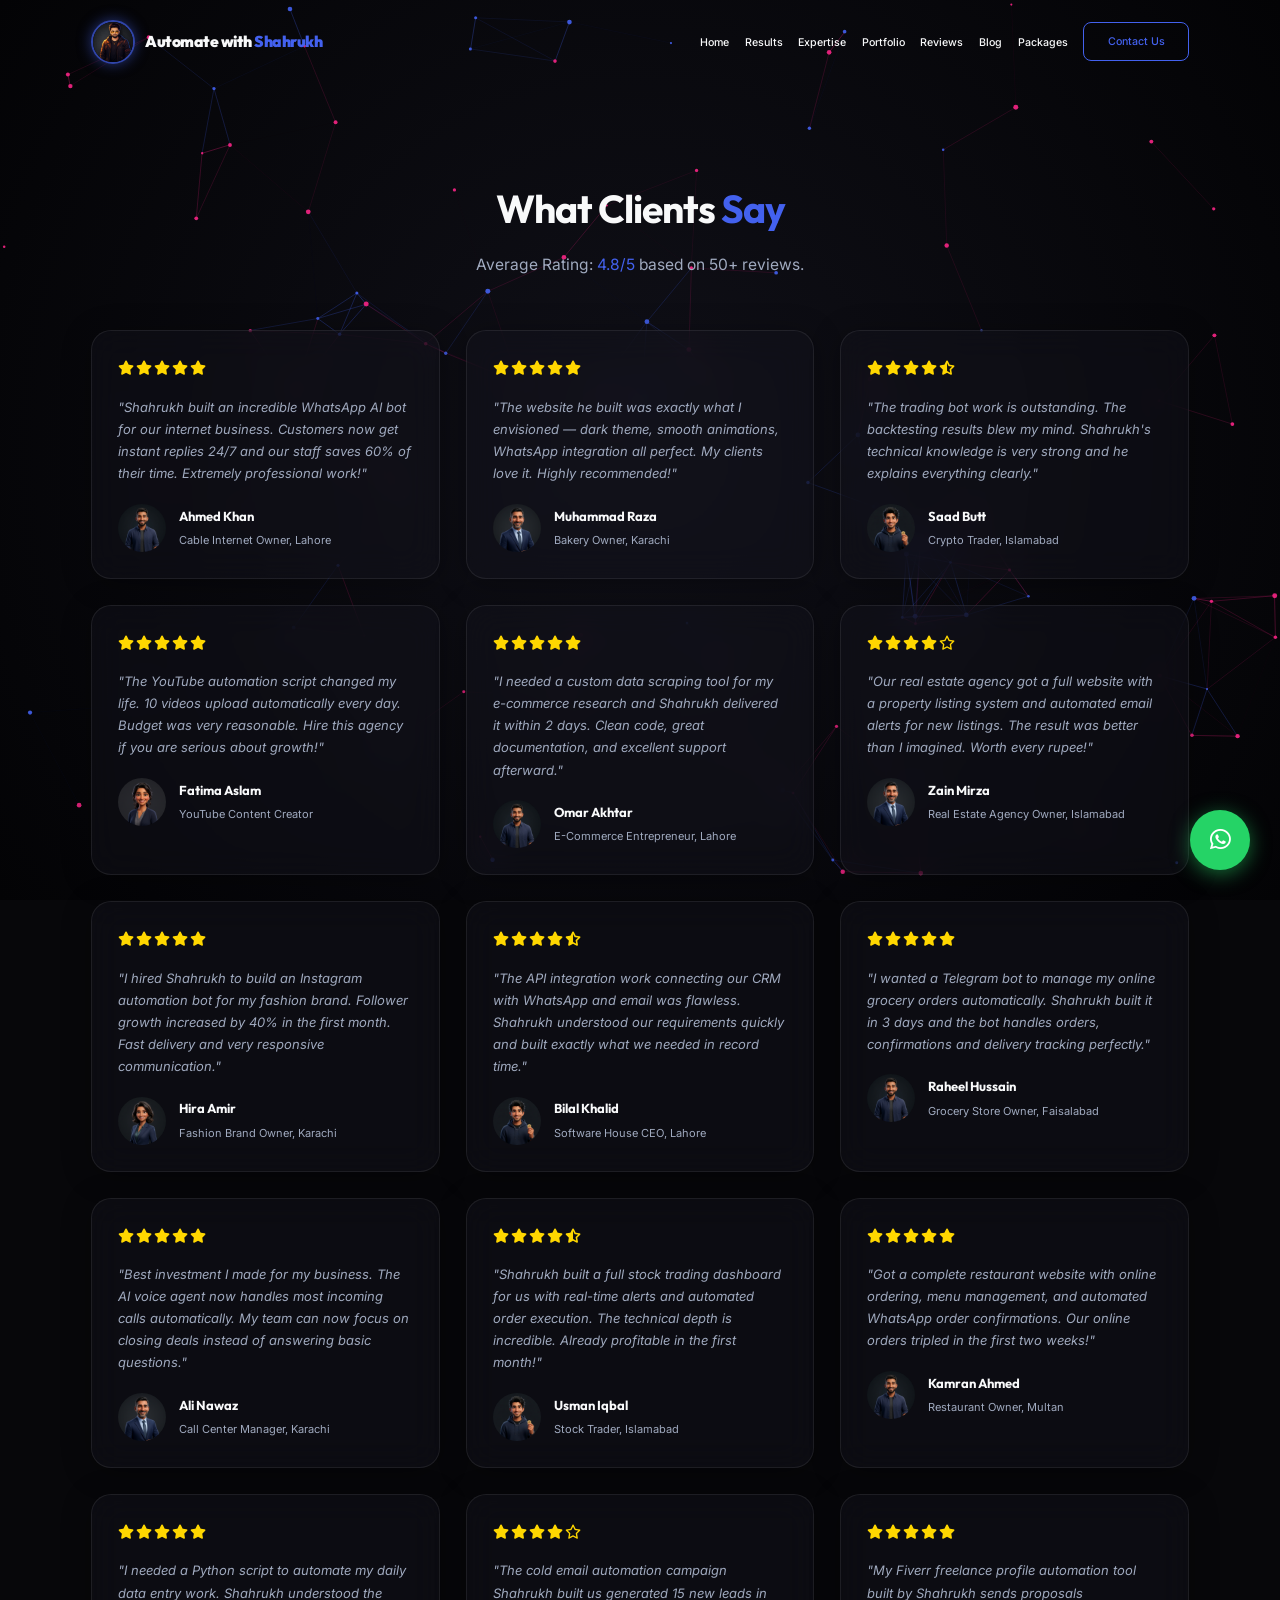
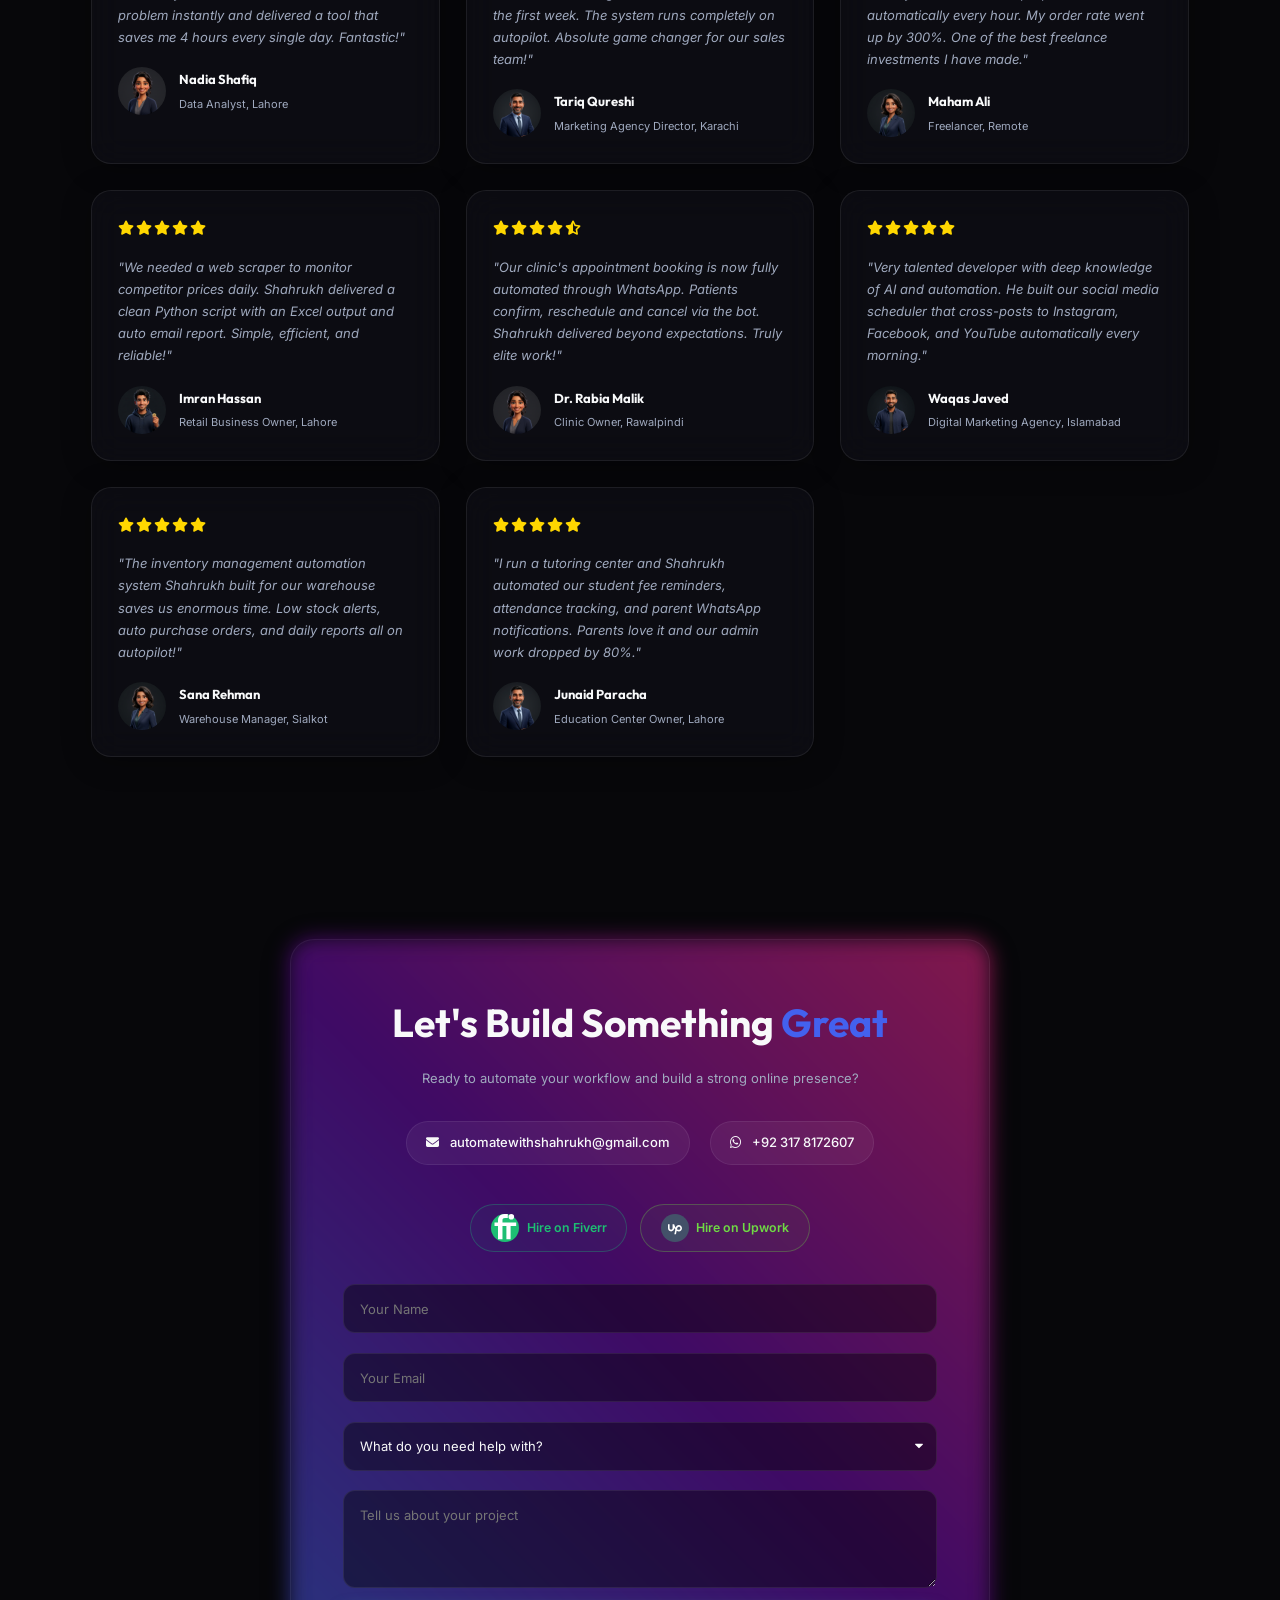
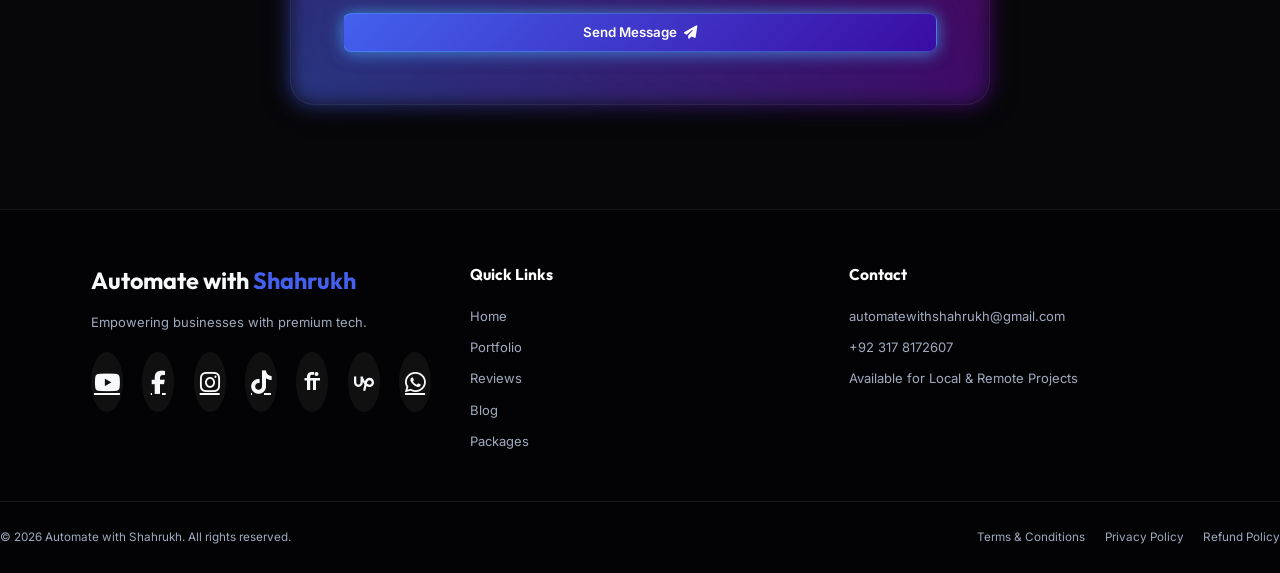
<file: reviews.html>
<!DOCTYPE html>
<html lang="en">
<head>
    <meta charset="UTF-8">
    <meta name="viewport" content="width=device-width, initial-scale=1.0">
    <title>Client Reviews | Automate with Shahrukh</title>
    <link rel="icon" type="image/png" href="images/logo_transparent.png">
    <meta name="description" content="Read real reviews from our satisfied clients about our AI bots, trading algorithms, and web development services.">
    <link rel="stylesheet" href="style.css?v=1.1">
    <link href="https://fonts.googleapis.com/css2?family=Inter:wght@300;400;600;800&family=Outfit:wght@400;700;900&display=swap" rel="stylesheet">
    <link rel="stylesheet" href="https://cdnjs.cloudflare.com/ajax/libs/font-awesome/6.4.0/css/all.min.css">
    
    <!-- Canonical & Robots -->
    <link rel="canonical" href="https://automatewithshahrukh.com/reviews.html" />
    <meta name="robots" content="index, follow" />

    <!-- Open Graph / Facebook -->
    <meta property="og:type" content="website" />
    <meta property="og:url" content="https://automatewithshahrukh.com/reviews.html" />
    <meta property="og:title" content="Client Reviews | Automate with Shahrukh" />
    <meta property="og:description" content="Read real reviews from our satisfied clients about our AI bots, trading algorithms, and web development services." />
    <meta property="og:image" content="https://automatewithshahrukh.com/images/logo_transparent.png" />

    <!-- Twitter -->
    <meta property="twitter:card" content="summary_large_image" />
    <meta property="twitter:url" content="https://automatewithshahrukh.com/reviews.html" />
    <meta property="twitter:title" content="Client Reviews | Automate with Shahrukh" />
    <meta property="twitter:description" content="Read real reviews from our satisfied clients about our AI bots, trading algorithms, and web development services." />
    <meta property="twitter:image" content="https://automatewithshahrukh.com/images/logo_transparent.png" />
</head>
<body>
    <canvas id="particles"></canvas>

    <!-- WhatsApp Floating Button -->
    <a href="https://wa.me/923178172607" target="_blank" class="whatsapp-float" id="whatsappFloat" title="Chat on WhatsApp">
        <i class="fab fa-whatsapp"></i>
        <span class="wa-tooltip">Chat with us!</span>
    </a>

    <nav class="navbar">
        <div class="container nav-container">
            <a href="index.html" class="logo" style="display: flex; align-items: center; gap: 10px; flex-shrink: 0;">
                <img src="images/logo.png" alt="AWS Logo" class="nav-logo-img" loading="eager">
                <span class="logo-text" style="white-space: nowrap;">Automate with <span class="highlight">Shahrukh</span></span>
            </a>
            <ul class="nav-links">
                <li><a href="index.html">Home</a></li>
                <li><a href="#stats">Results</a></li>
                <li><a href="index.html#expertise">Expertise</a></li>
                <li><a href="index.html#portfolio">Portfolio</a></li>
                <li><a href="index.html#reviews">Reviews</a></li>
                <li><a href="index.html#blog">Blog</a></li>
                <li><a href="packages.html">Packages</a></li>
                <li><a href="#contact" class="btn btn-outline" style="white-space: nowrap;">Contact Us</a></li>
            </ul>
            <div class="hamburger">
                <i class="fas fa-bars"></i>
            </div>
        </div>
    </nav>

    

    

    

    

    

    

    <div style="height: 100px;"></div>
<!-- CLIENT REVIEWS -->
    <section id="reviews" class="reviews-section">
        <div class="container">
            <div class="section-header">
                <h2>What Clients <span class="highlight">Say</span></h2>
                <p>Average Rating: <span class="highlight">4.8/5</span> based on 50+ reviews.</p>
            </div>
            <div class="reviews-grid">
                <div class="review-card glass-panel" data-aos="fade-up">
                    <div class="review-stars"><i class="fas fa-star"></i><i class="fas fa-star"></i><i class="fas fa-star"></i><i class="fas fa-star"></i><i class="fas fa-star"></i></div>
                    <p class="review-text">"Shahrukh built an incredible WhatsApp AI bot for our internet business. Customers now get instant replies 24/7 and our staff saves 60% of their time. Extremely professional work!"</p>
                    <div class="reviewer"><img src="images/avatar_ahmed.png" alt="Ahmed Khan" class="reviewer-avatar"><div class="reviewer-info"><h4>Ahmed Khan</h4><span>Cable Internet Owner, Lahore</span></div></div>
                </div>
                <div class="review-card glass-panel" data-aos="fade-up">
                    <div class="review-stars"><i class="fas fa-star"></i><i class="fas fa-star"></i><i class="fas fa-star"></i><i class="fas fa-star"></i><i class="fas fa-star"></i></div>
                    <p class="review-text">"The website he built was exactly what I envisioned — dark theme, smooth animations, WhatsApp integration all perfect. My clients love it. Highly recommended!"</p>
                    <div class="reviewer"><img src="images/avatar_raza.png" alt="Muhammad Raza" class="reviewer-avatar"><div class="reviewer-info"><h4>Muhammad Raza</h4><span>Bakery Owner, Karachi</span></div></div>
                </div>
                <div class="review-card glass-panel" data-aos="fade-up">
                    <div class="review-stars"><i class="fas fa-star"></i><i class="fas fa-star"></i><i class="fas fa-star"></i><i class="fas fa-star"></i><i class="fas fa-star-half-alt"></i></div>
                    <p class="review-text">"The trading bot work is outstanding. The backtesting results blew my mind. Shahrukh's technical knowledge is very strong and he explains everything clearly."</p>
                    <div class="reviewer"><img src="images/avatar_saad.png" alt="Saad Butt" class="reviewer-avatar"><div class="reviewer-info"><h4>Saad Butt</h4><span>Crypto Trader, Islamabad</span></div></div>
                </div>
                <div class="review-card glass-panel" data-aos="fade-up">
                    <div class="review-stars"><i class="fas fa-star"></i><i class="fas fa-star"></i><i class="fas fa-star"></i><i class="fas fa-star"></i><i class="fas fa-star"></i></div>
                    <p class="review-text">"The YouTube automation script changed my life. 10 videos upload automatically every day. Budget was very reasonable. Hire this agency if you are serious about growth!"</p>
                    <div class="reviewer"><img src="images/avatar_female_1.png" alt="Fatima Aslam" class="reviewer-avatar"><div class="reviewer-info"><h4>Fatima Aslam</h4><span>YouTube Content Creator</span></div></div>
                </div>
                <div class="review-card glass-panel" data-aos="fade-up">
                    <div class="review-stars"><i class="fas fa-star"></i><i class="fas fa-star"></i><i class="fas fa-star"></i><i class="fas fa-star"></i><i class="fas fa-star"></i></div>
                    <p class="review-text">"I needed a custom data scraping tool for my e-commerce research and Shahrukh delivered it within 2 days. Clean code, great documentation, and excellent support afterward."</p>
                    <div class="reviewer"><img src="images/avatar_ahmed.png" alt="Omar Akhtar" class="reviewer-avatar"><div class="reviewer-info"><h4>Omar Akhtar</h4><span>E-Commerce Entrepreneur, Lahore</span></div></div>
                </div>
                <div class="review-card glass-panel" data-aos="fade-up">
                    <div class="review-stars"><i class="fas fa-star"></i><i class="fas fa-star"></i><i class="fas fa-star"></i><i class="fas fa-star"></i><i class="far fa-star"></i></div>
                    <p class="review-text">"Our real estate agency got a full website with a property listing system and automated email alerts for new listings. The result was better than I imagined. Worth every rupee!"</p>
                    <div class="reviewer"><img src="images/avatar_raza.png" alt="Zain Mirza" class="reviewer-avatar"><div class="reviewer-info"><h4>Zain Mirza</h4><span>Real Estate Agency Owner, Islamabad</span></div></div>
                </div>
                <div class="review-card glass-panel" data-aos="fade-up">
                    <div class="review-stars"><i class="fas fa-star"></i><i class="fas fa-star"></i><i class="fas fa-star"></i><i class="fas fa-star"></i><i class="fas fa-star"></i></div>
                    <p class="review-text">"I hired Shahrukh to build an Instagram automation bot for my fashion brand. Follower growth increased by 40% in the first month. Fast delivery and very responsive communication."</p>
                    <div class="reviewer"><img src="images/avatar_female_2.png" alt="Hira Amir" class="reviewer-avatar"><div class="reviewer-info"><h4>Hira Amir</h4><span>Fashion Brand Owner, Karachi</span></div></div>
                </div>
                <div class="review-card glass-panel" data-aos="fade-up">
                    <div class="review-stars"><i class="fas fa-star"></i><i class="fas fa-star"></i><i class="fas fa-star"></i><i class="fas fa-star"></i><i class="fas fa-star-half-alt"></i></div>
                    <p class="review-text">"The API integration work connecting our CRM with WhatsApp and email was flawless. Shahrukh understood our requirements quickly and built exactly what we needed in record time."</p>
                    <div class="reviewer"><img src="images/avatar_saad.png" alt="Bilal Khalid" class="reviewer-avatar"><div class="reviewer-info"><h4>Bilal Khalid</h4><span>Software House CEO, Lahore</span></div></div>
                </div>
                <div class="review-card glass-panel" data-aos="fade-up">
                    <div class="review-stars"><i class="fas fa-star"></i><i class="fas fa-star"></i><i class="fas fa-star"></i><i class="fas fa-star"></i><i class="fas fa-star"></i></div>
                    <p class="review-text">"I wanted a Telegram bot to manage my online grocery orders automatically. Shahrukh built it in 3 days and the bot handles orders, confirmations and delivery tracking perfectly."</p>
                    <div class="reviewer"><img src="images/avatar_ahmed.png" alt="Raheel Hussain" class="reviewer-avatar"><div class="reviewer-info"><h4>Raheel Hussain</h4><span>Grocery Store Owner, Faisalabad</span></div></div>
                </div>
                <div class="review-card glass-panel" data-aos="fade-up">
                    <div class="review-stars"><i class="fas fa-star"></i><i class="fas fa-star"></i><i class="fas fa-star"></i><i class="fas fa-star"></i><i class="fas fa-star"></i></div>
                    <p class="review-text">"Best investment I made for my business. The AI voice agent now handles most incoming calls automatically. My team can now focus on closing deals instead of answering basic questions."</p>
                    <div class="reviewer"><img src="images/avatar_raza.png" alt="Ali Nawaz" class="reviewer-avatar"><div class="reviewer-info"><h4>Ali Nawaz</h4><span>Call Center Manager, Karachi</span></div></div>
                </div>
                <div class="review-card glass-panel" data-aos="fade-up">
                    <div class="review-stars"><i class="fas fa-star"></i><i class="fas fa-star"></i><i class="fas fa-star"></i><i class="fas fa-star"></i><i class="fas fa-star-half-alt"></i></div>
                    <p class="review-text">"Shahrukh built a full stock trading dashboard for us with real-time alerts and automated order execution. The technical depth is incredible. Already profitable in the first month!"</p>
                    <div class="reviewer"><img src="images/avatar_saad.png" alt="Usman Iqbal" class="reviewer-avatar"><div class="reviewer-info"><h4>Usman Iqbal</h4><span>Stock Trader, Islamabad</span></div></div>
                </div>
                <div class="review-card glass-panel" data-aos="fade-up">
                    <div class="review-stars"><i class="fas fa-star"></i><i class="fas fa-star"></i><i class="fas fa-star"></i><i class="fas fa-star"></i><i class="fas fa-star"></i></div>
                    <p class="review-text">"Got a complete restaurant website with online ordering, menu management, and automated WhatsApp order confirmations. Our online orders tripled in the first two weeks!"</p>
                    <div class="reviewer"><img src="images/avatar_ahmed.png" alt="Kamran Ahmed" class="reviewer-avatar"><div class="reviewer-info"><h4>Kamran Ahmed</h4><span>Restaurant Owner, Multan</span></div></div>
                </div>
                <div class="review-card glass-panel" data-aos="fade-up">
                    <div class="review-stars"><i class="fas fa-star"></i><i class="fas fa-star"></i><i class="fas fa-star"></i><i class="fas fa-star"></i><i class="fas fa-star"></i></div>
                    <p class="review-text">"I needed a Python script to automate my daily data entry work. Shahrukh understood the problem instantly and delivered a tool that saves me 4 hours every single day. Fantastic!"</p>
                    <div class="reviewer"><img src="images/avatar_female_1.png" alt="Nadia Shafiq" class="reviewer-avatar"><div class="reviewer-info"><h4>Nadia Shafiq</h4><span>Data Analyst, Lahore</span></div></div>
                </div>
                <div class="review-card glass-panel" data-aos="fade-up">
                    <div class="review-stars"><i class="fas fa-star"></i><i class="fas fa-star"></i><i class="fas fa-star"></i><i class="fas fa-star"></i><i class="far fa-star"></i></div>
                    <p class="review-text">"The cold email automation campaign Shahrukh built us generated 15 new leads in the first week. The system runs completely on autopilot. Absolute game changer for our sales team!"</p>
                    <div class="reviewer"><img src="images/avatar_raza.png" alt="Tariq Qureshi" class="reviewer-avatar"><div class="reviewer-info"><h4>Tariq Qureshi</h4><span>Marketing Agency Director, Karachi</span></div></div>
                </div>
                <div class="review-card glass-panel" data-aos="fade-up">
                    <div class="review-stars"><i class="fas fa-star"></i><i class="fas fa-star"></i><i class="fas fa-star"></i><i class="fas fa-star"></i><i class="fas fa-star"></i></div>
                    <p class="review-text">"My Fiverr freelance profile automation tool built by Shahrukh sends proposals automatically every hour. My order rate went up by 300%. One of the best freelance investments I have made."</p>
                    <div class="reviewer"><img src="images/avatar_female_2.png" alt="Maham Ali" class="reviewer-avatar"><div class="reviewer-info"><h4>Maham Ali</h4><span>Freelancer, Remote</span></div></div>
                </div>
                <div class="review-card glass-panel" data-aos="fade-up">
                    <div class="review-stars"><i class="fas fa-star"></i><i class="fas fa-star"></i><i class="fas fa-star"></i><i class="fas fa-star"></i><i class="fas fa-star"></i></div>
                    <p class="review-text">"We needed a web scraper to monitor competitor prices daily. Shahrukh delivered a clean Python script with an Excel output and auto email report. Simple, efficient, and reliable!"</p>
                    <div class="reviewer"><img src="images/avatar_saad.png" alt="Imran Hassan" class="reviewer-avatar"><div class="reviewer-info"><h4>Imran Hassan</h4><span>Retail Business Owner, Lahore</span></div></div>
                </div>
                <div class="review-card glass-panel" data-aos="fade-up">
                    <div class="review-stars"><i class="fas fa-star"></i><i class="fas fa-star"></i><i class="fas fa-star"></i><i class="fas fa-star"></i><i class="fas fa-star-half-alt"></i></div>
                    <p class="review-text">"Our clinic's appointment booking is now fully automated through WhatsApp. Patients confirm, reschedule and cancel via the bot. Shahrukh delivered beyond expectations. Truly elite work!"</p>
                    <div class="reviewer"><img src="images/avatar_female_1.png" alt="Dr. Rabia Malik" class="reviewer-avatar"><div class="reviewer-info"><h4>Dr. Rabia Malik</h4><span>Clinic Owner, Rawalpindi</span></div></div>
                </div>
                <div class="review-card glass-panel" data-aos="fade-up">
                    <div class="review-stars"><i class="fas fa-star"></i><i class="fas fa-star"></i><i class="fas fa-star"></i><i class="fas fa-star"></i><i class="fas fa-star"></i></div>
                    <p class="review-text">"Very talented developer with deep knowledge of AI and automation. He built our social media scheduler that cross-posts to Instagram, Facebook, and YouTube automatically every morning."</p>
                    <div class="reviewer"><img src="images/avatar_ahmed.png" alt="Waqas Javed" class="reviewer-avatar"><div class="reviewer-info"><h4>Waqas Javed</h4><span>Digital Marketing Agency, Islamabad</span></div></div>
                </div>
                <div class="review-card glass-panel" data-aos="fade-up">
                    <div class="review-stars"><i class="fas fa-star"></i><i class="fas fa-star"></i><i class="fas fa-star"></i><i class="fas fa-star"></i><i class="fas fa-star"></i></div>
                    <p class="review-text">"The inventory management automation system Shahrukh built for our warehouse saves us enormous time. Low stock alerts, auto purchase orders, and daily reports all on autopilot!"</p>
                    <div class="reviewer"><img src="images/avatar_female_2.png" alt="Sana Rehman" class="reviewer-avatar"><div class="reviewer-info"><h4>Sana Rehman</h4><span>Warehouse Manager, Sialkot</span></div></div>
                </div>
                <div class="review-card glass-panel" data-aos="fade-up">
                    <div class="review-stars"><i class="fas fa-star"></i><i class="fas fa-star"></i><i class="fas fa-star"></i><i class="fas fa-star"></i><i class="fas fa-star"></i></div>
                    <p class="review-text">"I run a tutoring center and Shahrukh automated our student fee reminders, attendance tracking, and parent WhatsApp notifications. Parents love it and our admin work dropped by 80%."</p>
                    <div class="reviewer"><img src="images/avatar_raza.png" alt="Junaid Paracha" class="reviewer-avatar"><div class="reviewer-info"><h4>Junaid Paracha</h4><span>Education Center Owner, Lahore</span></div></div>
                </div>
            </div>
        </div>
    </section>

    

    <!-- CONTACT -->
    <section id="contact" class="contact">
        <div class="container">
            <div class="contact-card glass-panel glow-border">
                <h2>Let's Build Something <span class="highlight">Great</span></h2>
                <p>Ready to automate your workflow and build a strong online presence?</p>
                <div class="contact-info">
                    <a href="mailto:automatewithshahrukh@gmail.com" class="contact-link">
                        <i class="fas fa-envelope"></i> automatewithshahrukh@gmail.com
                    </a>
                    <a href="https://wa.me/923178172607" target="_blank" class="contact-link whatsapp-link">
                        <i class="fab fa-whatsapp"></i> +92 317 8172607
                    </a>
                </div>
                <div class="hire-platforms">
                    <a href="https://www.fiverr.com/shahrukh287" target="_blank" class="hire-badge fiverr-badge">
                        <span class="hire-icon fiverr-icon"><svg viewBox="0 0 20 20" fill="currentColor"><circle cx="14.5" cy="2" r="2"/><path d="M5 18V8.5H2.5V6H5V4.5C5 1.8 6.8 0 9.5 0H12v2.8H10c-1.2 0-1.8.6-1.8 1.7V6H18v2.5h-4v9.5h-3V8.5H8.2V18z"/></svg></span> Hire on Fiverr
                    </a>
                    <a href="https://www.upwork.com/freelancers/~01f56a991ecc31d815?mp_source=share" target="_blank" class="hire-badge upwork-badge">
                        <span class="hire-icon upwork-icon"><svg viewBox="0 0 24 20" width="14" height="14" fill="currentColor"><path d="M18.561 13.158c-1.102 0-2.135-.467-3.074-1.227l.228-1.076.008-.042c.207-1.143.849-3.06 2.839-3.06 1.492 0 2.703 1.212 2.703 2.703 0 1.489-1.212 2.702-2.704 2.702zm0-8.14c-2.539 0-4.51 1.649-5.31 4.366-1.22-1.834-2.148-4.036-2.687-5.892H7.828v7.112c-.002 1.406-1.141 2.546-2.547 2.548-1.405-.002-2.543-1.143-2.545-2.548V3.492H0v7.112c0 2.914 2.37 5.303 5.281 5.303 2.913 0 5.283-2.389 5.283-5.303v-1.19c.529 1.107 1.182 2.229 1.974 3.221l-1.673 7.873h2.797l1.213-5.71c1.063.679 2.285 1.109 3.686 1.109 3 0 5.439-2.452 5.439-5.45 0-3-2.439-5.439-5.439-5.439z"/></svg></span> Hire on Upwork
                    </a>
                </div>
                <form class="contact-form" id="contactForm" action="https://formsubmit.co/automatewithshahrukh@gmail.com" method="POST">
                    <input type="hidden" name="_captcha" value="false">
                    <input type="hidden" name="_subject" value="New Client Lead - Automate with Shahrukh!">
                    <input type="hidden" name="_template" value="table">
                    <div class="form-group">
                        <input type="text" name="name" placeholder="Your Name" required>
                    </div>
                    <div class="form-group">
                        <input type="email" name="email" placeholder="Your Email" required>
                    </div>
                    <div class="form-group">
                        <select name="service" class="custom-select" required>
                            <option value="" disabled selected>What do you need help with?</option>
                            <option value="whatsapp">WhatsApp AI Bot</option>
                            <option value="trading">Trading Bot</option>
                            <option value="web">Web Development</option>
                            <option value="youtube">YouTube Automation</option>
                            <option value="other">Other Custom Automation</option>
                        </select>
                    </div>
                    <div class="form-group">
                        <textarea name="message" placeholder="Tell us about your project" rows="4" required></textarea>
                    </div>
                    <button type="submit" class="btn btn-primary w-100">Send Message <i class="fas fa-paper-plane"></i></button>
                </form>
            </div>
        </div>
    </section>

    <footer>
        <div class="container footer-container">
            <div class="footer-brand">
                <h3>Automate with <span class="highlight">Shahrukh</span></h3>
                <p>Empowering businesses with premium tech.</p>
                <div class="social-links">
                    <a href="https://youtube.com/@automatewithshahrukh?si=WxEPKkkNp6utAdZB" target="_blank" title="YouTube"><i class="fab fa-youtube"></i></a>
                    <a href="https://www.facebook.com/automatewithshahrukh" target="_blank" title="Facebook"><i class="fab fa-facebook-f"></i></a>
                    <a href="https://www.instagram.com/automatewithshahrukh?igsh=MWc4ZG1lbXo4YmFycA==" target="_blank" title="Instagram"><i class="fab fa-instagram"></i></a>
                    <a href="https://www.tiktok.com/@automatewithshahrukh" target="_blank" title="TikTok"><i class="fab fa-tiktok"></i></a>
                    <a href="https://www.fiverr.com/shahrukh287" target="_blank" title="Fiverr" class="fiverr-social"><svg viewBox="0 0 20 20" width="20" height="20" fill="currentColor"><circle cx="14.5" cy="2" r="2"/><path d="M5 18V8.5H2.5V6H5V4.5C5 1.8 6.8 0 9.5 0H12v2.8H10c-1.2 0-1.8.6-1.8 1.7V6H18v2.5h-4v9.5h-3V8.5H8.2V18z"/></svg></a>
                    <a href="https://www.upwork.com/freelancers/~01f56a991ecc31d815?mp_source=share" target="_blank" title="Upwork" class="upwork-social"><svg viewBox="0 0 24 20" width="20" height="20" fill="currentColor"><path d="M18.561 13.158c-1.102 0-2.135-.467-3.074-1.227l.228-1.076.008-.042c.207-1.143.849-3.06 2.839-3.06 1.492 0 2.703 1.212 2.703 2.703 0 1.489-1.212 2.702-2.704 2.702zm0-8.14c-2.539 0-4.51 1.649-5.31 4.366-1.22-1.834-2.148-4.036-2.687-5.892H7.828v7.112c-.002 1.406-1.141 2.546-2.547 2.548-1.405-.002-2.543-1.143-2.545-2.548V3.492H0v7.112c0 2.914 2.37 5.303 5.281 5.303 2.913 0 5.283-2.389 5.283-5.303v-1.19c.529 1.107 1.182 2.229 1.974 3.221l-1.673 7.873h2.797l1.213-5.71c1.063.679 2.285 1.109 3.686 1.109 3 0 5.439-2.452 5.439-5.45 0-3-2.439-5.439-5.439-5.439z"/></svg></a>
                    <a href="https://wa.me/923178172607" target="_blank" title="WhatsApp"><i class="fab fa-whatsapp"></i></a>
                </div>
            </div>
            <div class="footer-links">
                <h4>Quick Links</h4>
                <a href="index.html">Home</a>
                <a href="index.html#portfolio">Portfolio</a>
                <a href="index.html#reviews">Reviews</a>
                <a href="index.html#blog">Blog</a>
                <a href="packages.html">Packages</a>
            </div>
            <div class="footer-contact">
                <h4>Contact</h4>
                <p>automatewithshahrukh@gmail.com</p>
                <p>+92 317 8172607</p>
                <p>Available for Local & Remote Projects</p>
            </div>
        </div>
        <div class="footer-bottom" style="display: flex; justify-content: space-between; align-items: center; padding-top: 2rem; border-top: 1px solid var(--border-color); flex-wrap: wrap; gap: 1rem;">
            <p>&copy; 2026 Automate with Shahrukh. All rights reserved.</p>
            <div class="footer-legal" style="display: flex; gap: 1.5rem;">
                <a href="legal.html#terms" style="color: var(--text-muted); text-decoration: none; transition: color 0.3s ease;" onmouseover="this.style.color='var(--primary)'" onmouseout="this.style.color='var(--text-muted)'">Terms & Conditions</a>
                <a href="legal.html#privacy" style="color: var(--text-muted); text-decoration: none; transition: color 0.3s ease;" onmouseover="this.style.color='var(--primary)'" onmouseout="this.style.color='var(--text-muted)'">Privacy Policy</a>
                <a href="legal.html#refund" style="color: var(--text-muted); text-decoration: none; transition: color 0.3s ease;" onmouseover="this.style.color='var(--primary)'" onmouseout="this.style.color='var(--text-muted)'">Refund Policy</a>
            </div>
        </div>
    </footer>

    <script src="script.js"></script>
</body>
</html>
</file>
<file: style.css>
:root {
    --bg-dark: #07070a;
    --bg-darker: #030305;
    --bg-card: rgba(20, 20, 30, 0.4);
    --primary: #4361ee;
    --primary-glow: rgba(67, 97, 238, 0.4);
    --secondary: #7209b7;
    --accent: #f72585;
    --accent-glow: rgba(247, 37, 133, 0.4);
    --text-main: #f8f9fa;
    --text-muted: #a0aabf;
    --border-color: rgba(255, 255, 255, 0.08);
}

* { margin: 0; padding: 0; box-sizing: border-box; }
html { scroll-behavior: smooth; font-size: 13px; }
body {
    font-family: 'Inter', sans-serif;
    background-color: var(--bg-dark);
    color: var(--text-main);
    line-height: 1.6;
    overflow-x: hidden;
}

#particles {
    position: fixed;
    top: 0;
    left: 0;
    width: 100vw;
    height: 100vh;
    z-index: -2;
    background: radial-gradient(circle at center, #101018 0%, #030305 100%);
}

h1, h2, h3, h4, .logo-text { font-family: 'Outfit', sans-serif; }
.container { max-width: 1150px; margin: 0 auto; padding: 0 2rem; }
.highlight { color: var(--primary); }
.highlight-gradient {
    background: linear-gradient(90deg, #4cc9f0, var(--primary), var(--secondary));
    -webkit-background-clip: text;
    -webkit-text-fill-color: transparent;
    background-clip: text;
}
.mt-4 { margin-top: 1.5rem; }
.mt-5 { margin-top: 3rem; }
.text-center { text-align: center; }

/* Utilities */
.glass-panel {
    background: var(--bg-card);
    backdrop-filter: blur(16px);
    -webkit-backdrop-filter: blur(16px);
    border: 1px solid var(--border-color);
    box-shadow: 0 4px 30px rgba(0, 0, 0, 0.3);
}

.glow-border {
    position: relative;
}
.glow-border::before {
    content: '';
    position: absolute;
    inset: -2px;
    border-radius: inherit;
    background: linear-gradient(45deg, var(--primary), var(--secondary), var(--accent));
    z-index: -1;
    opacity: 0.5;
    filter: blur(10px);
    transition: opacity 0.3s ease;
}
.glow-border:hover::before { opacity: 1; }

/* Navbar */
.navbar {
    position: fixed;
    top: 0; left: 0; width: 100%;
    padding: 1.5rem 0; z-index: 1000;
    transition: all 0.3s ease;
    background: transparent;
}
.navbar.scrolled {
    padding: 1rem 0;
    background: rgba(5, 5, 8, 0.85);
    backdrop-filter: blur(15px);
    border-bottom: 1px solid var(--border-color);
}
.nav-container { display: flex; justify-content: space-between; align-items: center; gap: 1rem; }
.logo { text-decoration: none; font-size: 1.2rem; font-weight: 900; color: var(--text-main); letter-spacing: -0.5px; flex-shrink: 0; }
.nav-logo-img {
    height: 44px; width: 44px; border-radius: 50%;
    object-fit: cover; object-position: top center;
    border: 2px solid rgba(67,97,238,0.7);
    box-shadow: 0 0 14px rgba(67,97,238,0.5);
    flex-shrink: 0;
    transition: transform 0.3s ease, box-shadow 0.3s ease;
}
.nav-logo-img:hover { transform: scale(1.08); box-shadow: 0 0 20px rgba(67,97,238,0.8); }
.nav-links { display: flex; list-style: none; align-items: center; gap: 1.2rem; flex-wrap: nowrap; }
.nav-links a { color: var(--text-main); text-decoration: none; font-weight: 500; font-size: 0.82rem; transition: color 0.3s ease; white-space: nowrap; }
.nav-links a:hover, .nav-links a.active { color: var(--primary); }
.hamburger { display: none; cursor: pointer; font-size: 1.5rem; }

/* Buttons */
.btn {
    display: inline-flex; align-items: center; justify-content: center; gap: 0.5rem;
    padding: 0.8rem 1.8rem; border-radius: 8px; font-weight: 600; text-decoration: none;
    transition: all 0.3s cubic-bezier(0.4, 0, 0.2, 1); cursor: pointer; border: none;
    font-family: 'Inter', sans-serif;
}
.btn-primary {
    background: linear-gradient(135deg, #4361ee, #3a0ca3);
    color: white;
    box-shadow: 0 0 18px rgba(76,201,240,0.5), 0 4px 15px rgba(67,97,238,0.4);
    border: 1px solid rgba(76,201,240,0.3);
}
.btn-primary:hover {
    transform: translateY(-3px);
    box-shadow: 0 0 30px rgba(76,201,240,0.7), 0 8px 25px rgba(67,97,238,0.5);
}
.btn-secondary {
    background: transparent; color: white;
    border: 1.5px solid rgba(255,255,255,0.35);
    backdrop-filter: blur(5px);
}
.btn-secondary:hover {
    background: rgba(255,255,255,0.08);
    transform: translateY(-3px);
    border-color: rgba(255,255,255,0.6);
}
.btn-outline { border: 1px solid var(--primary); color: var(--primary) !important; background: transparent; }
.btn-outline:hover { background: var(--primary); color: white !important; box-shadow: 0 4px 15px var(--primary-glow); }
.glow-btn { position: relative; overflow: hidden; }
.w-100 { width: 100%; }

/* ===== HERO SECTION ===== */
.hero {
    position: relative; min-height: 100vh;
    display: flex; align-items: center;
    padding-top: 90px; padding-bottom: 2rem; overflow: hidden;
}
.hero-container {
    display: grid;
    grid-template-columns: 1fr 1fr;
    align-items: center;
    gap: 4rem;
    width: 100%;
}
.hero-text {
    display: flex; flex-direction: column;
    align-items: flex-start; text-align: left;
    z-index: 2;
}
.floating-badge {
    display: inline-block; padding: 0.55rem 1.4rem; margin-bottom: 1.8rem;
    background: rgba(67,97,238,0.12); border: 1px solid rgba(67,97,238,0.4);
    border-radius: 50px; color: #4cc9f0; font-size: 0.78rem; font-weight: 700;
    letter-spacing: 2px; text-transform: uppercase;
}
.hero-title {
    font-family: 'Outfit', sans-serif;
    font-size: clamp(1.8rem, 3.2vw, 3.5rem);
    font-weight: 900; line-height: 1.1;
    margin-bottom: 1.5rem; text-transform: uppercase;
    letter-spacing: -1px; text-align: left;
}
.hero-highlight-blue {
    background: linear-gradient(90deg, #4cc9f0, #4361ee);
    -webkit-background-clip: text; -webkit-text-fill-color: transparent;
    background-clip: text;
}
.hero-highlight-pink {
    background: linear-gradient(90deg, #7209b7, #f72585);
    -webkit-background-clip: text; -webkit-text-fill-color: transparent;
    background-clip: text;
}
.hero-subtitle {
    font-size: 1.1rem; color: var(--text-muted); line-height: 1.7;
    margin-bottom: 2.5rem; max-width: 500px; text-align: left;
}
.hero-buttons { display: flex; gap: 1rem; flex-wrap: wrap; }

/* Hero Visual / Right Side */
.hero-visual {
    position: relative; display: flex;
    align-items: center; justify-content: center;
    z-index: 2;
    width: 100%;
    perspective: 1000px;
}
.hologram-container {
    position: relative;
    width: 100%;
    max-width: 560px;
    display: flex;
    justify-content: center;
    align-items: center;
}
.hero-img.hologram-effect {
    width: 100%; max-width: 560px;
    mix-blend-mode: screen;
    filter: drop-shadow(0 0 30px rgba(67,97,238,0.6)) drop-shadow(0 0 70px rgba(114,9,183,0.4)) brightness(1.2);
    -webkit-mask-image: radial-gradient(circle at center, black 40%, transparent 85%);
    mask-image: radial-gradient(circle at center, black 40%, transparent 85%);
    animation: floatHologram 5s ease-in-out infinite, glitch 4s infinite alternate;
    border-radius: 8px;
    position: relative;
    z-index: 2;
}
.scanning-line {
    position: absolute;
    top: 0;
    left: 0;
    width: 100%;
    height: 3px;
    background: rgba(76, 201, 240, 0.9);
    box-shadow: 0 0 20px 5px rgba(76, 201, 240, 0.6);
    animation: scan 3s linear infinite;
    z-index: 5;
    opacity: 0.8;
    -webkit-mask-image: radial-gradient(circle at center, black 40%, transparent 85%);
    mask-image: radial-gradient(circle at center, black 40%, transparent 85%);
}



@keyframes floatHologram {
    0% { transform: translateY(0px) scale(1); }
    50% { transform: translateY(-12px) scale(1.02); }
    100% { transform: translateY(0px) scale(1); }
}

@keyframes scan {
    0% { top: -5%; opacity: 0; }
    10% { opacity: 1; }
    90% { opacity: 1; }
    100% { top: 105%; opacity: 0; }
}

@keyframes glitch {
    0% { filter: hue-rotate(0deg) brightness(1.1) drop-shadow(0 0 30px rgba(67,97,238,0.6)); }
    98% { filter: hue-rotate(0deg) brightness(1.1) drop-shadow(0 0 30px rgba(67,97,238,0.6)); }
    99% { filter: hue-rotate(40deg) brightness(1.3) drop-shadow(0 0 40px rgba(247,37,133,0.8)); transform: translateX(2px); }
    100% { filter: hue-rotate(0deg) brightness(1.1) drop-shadow(0 0 30px rgba(67,97,238,0.6)); transform: translateX(0); }
}

@media (min-width: 768px) {
    .nowrap { white-space: nowrap; }
}

.hero-img-glow {
    position: absolute; width: 450px; height: 450px; border-radius: 50%;
    background: radial-gradient(circle, rgba(67,97,238,0.3) 0%, transparent 70%);
    filter: blur(50px); z-index: -1;
}

/* Responsive Hero */
@media (max-width: 900px) {
    .hero-container { grid-template-columns: 1fr; gap: 2rem; }
    .hero-text { align-items: center; text-align: center; }
    .hero-title { text-align: center; font-size: clamp(2.2rem, 8vw, 3.5rem); }
    .hero-subtitle { text-align: center; max-width: 100%; }
    .hero-buttons { justify-content: center; }
    .hero-visual { order: -1; }
    .hero-img { max-width: 320px; }
}

/* Expertise Showcase */
.expertise-section { padding: 6rem 0; }
.section-header { text-align: center; margin-bottom: 4rem; }
.section-header h2 { font-size: 3rem; margin-bottom: 1rem; letter-spacing: -1px; }
.section-header p { color: var(--text-muted); font-size: 1.2rem; max-width: 600px; margin: 0 auto; }

.showcase-row {
    display: flex; align-items: center; gap: 4rem; margin-bottom: 6rem;
}
.showcase-row.reverse { flex-direction: row-reverse; }
.showcase-content { flex: 1; }
.icon-box {
    width: 60px; height: 60px; border-radius: 12px;
    background: linear-gradient(135deg, rgba(67,97,238,0.2), rgba(114,9,183,0.2));
    display: flex; align-items: center; justify-content: center;
    font-size: 1.8rem; color: var(--primary); margin-bottom: 1.5rem;
    border: 1px solid rgba(67,97,238,0.3);
}
.showcase-content h3 { font-size: 2.2rem; margin-bottom: 1rem; }
.showcase-content p { color: var(--text-muted); font-size: 1.1rem; margin-bottom: 2rem; }
.feature-list { list-style: none; }
.feature-list li {
    display: flex; align-items: center; gap: 0.8rem;
    margin-bottom: 1rem; font-size: 1.05rem; color: #e0e0e0;
}
.feature-list i { color: #4cc9f0; }

.showcase-image {
    flex: 1; border-radius: 20px; overflow: hidden;
    padding: 1rem; position: relative;
    transform: perspective(1000px) rotateY(-5deg);
    transition: transform 0.5s ease;
}
.showcase-row.reverse .showcase-image { transform: perspective(1000px) rotateY(5deg); }
.showcase-image:hover { transform: perspective(1000px) rotateY(0deg) translateY(-10px); }
.showcase-image img { width: 100%; border-radius: 12px; display: block; box-shadow: 0 10px 40px rgba(0,0,0,0.5); }

/* Services Grid */
.services { padding: 4rem 0 8rem; position: relative; }
.services::before {
    content: ''; position: absolute; top: 0; left: 50%; transform: translateX(-50%);
    width: 80%; height: 1px; background: linear-gradient(90deg, transparent, var(--border-color), transparent);
}
.large-grid {
    display: grid; grid-template-columns: repeat(auto-fit, minmax(320px, 1fr)); gap: 2rem;
}
.service-card {
    border-radius: 16px; padding: 2.5rem; transition: all 0.4s ease; position: relative; overflow: hidden;
}
.service-card:hover {
    transform: translateY(-10px); border-color: rgba(67, 97, 238, 0.4);
    box-shadow: 0 15px 35px rgba(0,0,0,0.5), 0 0 20px rgba(67, 97, 238, 0.1);
}
.service-icon { font-size: 2.5rem; color: var(--primary); margin-bottom: 1.5rem; }
.service-card h3 { font-size: 1.5rem; margin-bottom: 1rem; }
.service-card p { color: var(--text-muted); }

/* Packages Grid */
.packages-grid {
    display: grid; grid-template-columns: repeat(auto-fit, minmax(280px, 1fr)); gap: 2rem;
    align-items: start;
}
.package-card {
    border-radius: 20px; padding: 3rem 2rem; position: relative; transition: all 0.4s ease;
}
.package-card:hover { transform: translateY(-10px); }
.package-card.popular {
    border-color: var(--primary); background: rgba(67, 97, 238, 0.05);
    transform: scale(1.05); z-index: 2;
}
.package-card.popular:hover { transform: scale(1.05) translateY(-10px); }
.popular-badge {
    position: absolute; top: -15px; left: 50%; transform: translateX(-50%);
    background: linear-gradient(90deg, var(--primary), var(--secondary));
    color: white; padding: 0.4rem 1.5rem; border-radius: 50px; font-size: 0.85rem; font-weight: bold;
}
.package-icon { font-size: 2.5rem; color: var(--primary); margin-bottom: 1.5rem; }
.package-card h3 { font-size: 1.8rem; margin-bottom: 0.5rem; }
.budget-tag {
    color: #4cc9f0; font-size: 1.2rem; font-weight: bold; margin-bottom: 1.5rem; font-family: 'Outfit';
}
.package-features { list-style: none; margin: 2rem 0; }
.package-features li { display: flex; gap: 0.8rem; margin-bottom: 1rem; color: #d0d0d0; }
.package-features i { color: #25D366; margin-top: 0.3rem; }

/* Contact */
.contact { padding: 8rem 0; position: relative; }
.contact-card {
    max-width: 700px; margin: 0 auto; border-radius: 24px; padding: 4rem; text-align: center;
}
.contact-card h2 { font-size: 3rem; margin-bottom: 1rem; }
.contact-card > p { color: var(--text-muted); margin-bottom: 2.5rem; }
.contact-info { display: flex; justify-content: center; gap: 1.5rem; margin-bottom: 3rem; flex-wrap: wrap; }
.contact-link {
    display: flex; align-items: center; gap: 0.8rem; color: var(--text-main); text-decoration: none;
    font-weight: 500; background: rgba(255,255,255,0.05); padding: 0.8rem 1.5rem;
    border-radius: 50px; border: 1px solid var(--border-color); transition: all 0.3s ease;
}
.contact-link:hover { background: rgba(255,255,255,0.1); border-color: var(--primary); }
.whatsapp-link:hover { border-color: #25D366; color: #25D366; }

.contact-form { display: flex; flex-direction: column; gap: 1.5rem; text-align: left; }
.form-group input, .form-group textarea, .custom-select {
    width: 100%; padding: 1.2rem; background: rgba(0,0,0,0.4);
    border: 1px solid var(--border-color); border-radius: 12px;
    color: var(--text-main); font-family: 'Inter', sans-serif; font-size: 1rem;
    transition: all 0.3s ease;
}
.custom-select { appearance: none; background-image: url("data:image/svg+xml;charset=US-ASCII,%3Csvg%20xmlns%3D%22http%3A%2F%2Fwww.w3.org%2F2000%2Fsvg%22%20width%3D%22292.4%22%20height%3D%22292.4%22%3E%3Cpath%20fill%3D%22%23FFFFFF%22%20d%3D%22M287%2069.4a17.6%2017.6%200%200%200-13-5.4H18.4c-5%200-9.3%201.8-12.9%205.4A17.6%2017.6%200%200%200%200%2082.2c0%205%201.8%209.3%205.4%2012.9l128%20127.9c3.6%203.6%207.8%205.4%2012.8%205.4s9.2-1.8%2012.8-5.4L287%2095c3.5-3.5%205.4-7.8%205.4-12.8%200-5-1.9-9.2-5.5-12.8z%22%2F%3E%3C%2Fsvg%3E"); background-repeat: no-repeat; background-position: right 1rem top 50%; background-size: 0.65rem auto; }
.custom-select option { background: var(--bg-dark); }
.form-group input:focus, .form-group textarea:focus, .custom-select:focus {
    outline: none; border-color: var(--primary); box-shadow: 0 0 15px rgba(67, 97, 238, 0.2);
}

/* Footer */
footer { padding: 4rem 0 2rem; border-top: 1px solid var(--border-color); background: rgba(0,0,0,0.5); }
.footer-container { display: grid; grid-template-columns: repeat(auto-fit, minmax(200px, 1fr)); gap: 3rem; margin-bottom: 3rem; }
.footer-brand h3 { font-size: 1.8rem; margin-bottom: 1rem; }
.footer-brand p { color: var(--text-muted); margin-bottom: 1.5rem; }
.social-links { display: flex; gap: 1.5rem; margin-top: 1.5rem; }
.social-links a {
    display: flex; align-items: center; justify-content: center; width: 60px; height: 60px;
    border-radius: 50%; background: rgba(255,255,255,0.05); color: var(--text-main);
    transition: all 0.3s ease; border: 1px solid transparent; font-size: 1.8rem;
}
.social-links a:hover { background: var(--primary); transform: translateY(-5px); border-color: rgba(255,255,255,0.2); box-shadow: 0 5px 20px var(--primary-glow); }
.footer-links h4, .footer-contact h4 { margin-bottom: 1.5rem; font-size: 1.2rem; color: #fff; }
.footer-links a { display: block; color: var(--text-muted); text-decoration: none; margin-bottom: 0.8rem; transition: color 0.3s ease; }
.footer-links a:hover { color: var(--primary); transform: translateX(5px); }
.footer-contact p { color: var(--text-muted); margin-bottom: 0.8rem; }
.footer-bottom { text-align: center; color: var(--text-muted); font-size: 0.9rem; padding-top: 2rem; border-top: 1px solid var(--border-color); }

/* Animations */
@keyframes float { 0% { transform: translateY(0px); } 50% { transform: translateY(-10px); } 100% { transform: translateY(0px); } }
[data-aos] { opacity: 0; transition: all 0.8s cubic-bezier(0.165, 0.84, 0.44, 1); }
[data-aos="fade-up"] { transform: translateY(40px); }
[data-aos="fade-right"] { transform: translateX(-40px); }
[data-aos="fade-left"] { transform: translateX(40px); }
[data-aos="zoom-up"] { transform: translateY(30px) scale(0.95); }
.aos-animate { opacity: 1 !important; transform: translate(0) scale(1) !important; }

/* Responsive */
@media (max-width: 992px) {
    .showcase-row, .showcase-row.reverse { flex-direction: column; gap: 2rem; text-align: center; }
    .icon-box { margin: 0 auto 1.5rem; }
    .feature-list li { justify-content: center; }
    .showcase-image { transform: none !important; }
    .package-card.popular { transform: none; }
    .package-card.popular:hover { transform: translateY(-10px); }
}
@media (max-width: 768px) {
    .hero-title { font-size: 3rem; }
    .hero-buttons { flex-direction: column; }
    .nav-links { display: none; }
    .hamburger { display: block; }
    .contact-card { padding: 2rem; }
    .contact-info { flex-direction: column; align-items: center; }
}

/* ===== WHATSAPP FLOATING BUTTON ===== */
.whatsapp-float {
    position: fixed; bottom: 30px; right: 30px; z-index: 9999;
    width: 60px; height: 60px; border-radius: 50%;
    background: #25D366; color: white;
    display: flex; align-items: center; justify-content: center;
    font-size: 1.8rem; text-decoration: none;
    box-shadow: 0 4px 20px rgba(37,211,102,0.5);
    animation: waPulse 2s ease-in-out infinite;
    transition: transform 0.3s ease;
}
.whatsapp-float:hover { transform: scale(1.15); }
.wa-tooltip {
    position: absolute; right: 70px; background: #25D366; color: white;
    padding: 0.4rem 1rem; border-radius: 8px; font-size: 0.85rem;
    font-weight: 600; white-space: nowrap; opacity: 0;
    pointer-events: none; transition: opacity 0.3s ease;
}
.whatsapp-float:hover .wa-tooltip { opacity: 1; }
@keyframes waPulse {
    0%,100% { box-shadow: 0 4px 20px rgba(37,211,102,0.5); }
    50% { box-shadow: 0 4px 35px rgba(37,211,102,0.9); }
}

/* ===== STATS SECTION ===== */
.stats-section { padding: 4rem 0; background: rgba(0,0,0,0.2); }
.stats-grid { display: grid; grid-template-columns: repeat(auto-fit, minmax(200px,1fr)); gap: 2rem; }
.stat-card { border-radius: 20px; padding: 2.5rem 2rem; text-align: center; transition: transform 0.4s ease; }
.stat-card:hover { transform: translateY(-8px); }
.stat-icon { font-size: 2.2rem; color: var(--primary); margin-bottom: 1rem; }
.stat-number {
    font-family: 'Outfit', sans-serif; font-size: 3.5rem; font-weight: 900;
    background: linear-gradient(90deg, #4cc9f0, var(--primary));
    -webkit-background-clip: text; -webkit-text-fill-color: transparent;
    background-clip: text; line-height: 1;
}
.stat-label { color: var(--text-muted); font-size: 1rem; margin-top: 0.5rem; font-weight: 500; }

/* ===== PORTFOLIO ===== */
.portfolio-section { padding: 6rem 0; }
.portfolio-filter { display: flex; gap: 1rem; justify-content: center; margin-bottom: 3rem; flex-wrap: wrap; }
.filter-btn {
    padding: 0.6rem 1.5rem; border-radius: 50px; border: 1px solid var(--border-color);
    background: transparent; color: var(--text-muted); cursor: pointer;
    font-family: 'Inter', sans-serif; font-size: 0.9rem; transition: all 0.3s ease;
}
.filter-btn.active, .filter-btn:hover { background: var(--primary); color: white; border-color: var(--primary); box-shadow: 0 4px 15px var(--primary-glow); }
.portfolio-grid { display: grid; grid-template-columns: repeat(auto-fit, minmax(300px,1fr)); gap: 2rem; }
.portfolio-card { border-radius: 20px; overflow: hidden; transition: transform 0.4s ease; }
.portfolio-card:hover { transform: translateY(-10px); }
.portfolio-img { position: relative; overflow: hidden; height: 220px; }
.portfolio-img img { width: 100%; height: 100%; object-fit: cover; transition: transform 0.5s ease; }
.portfolio-card:hover .portfolio-img img { transform: scale(1.08); }
.portfolio-overlay {
    position: absolute; inset: 0; background: rgba(0,0,0,0.6);
    display: flex; align-items: center; justify-content: center;
    opacity: 0; transition: opacity 0.3s ease;
}
.portfolio-card:hover .portfolio-overlay { opacity: 1; }
.portfolio-info { padding: 1.5rem; }
.portfolio-tag { font-size: 0.75rem; font-weight: 700; text-transform: uppercase; color: #4cc9f0; letter-spacing: 1px; }
.portfolio-info h3 { font-size: 1.3rem; margin: 0.5rem 0; }
.portfolio-info p { color: var(--text-muted); font-size: 0.95rem; margin-bottom: 1rem; }
.portfolio-result { color: #4cc9f0; font-size: 0.9rem; font-weight: 600; border-top: 1px solid var(--border-color); padding-top: 1rem; }
.portfolio-card.hidden { display: none; }

/* ===== YOUTUBE SECTION ===== */
.youtube-section { padding: 6rem 0; background: rgba(0,0,0,0.2); }
.youtube-grid { display: grid; grid-template-columns: 1fr 1fr; gap: 2.5rem; align-items: start; }
.yt-card { border-radius: 20px; overflow: hidden; }
.yt-thumb-link { display: block; text-decoration: none; }
.yt-thumb-wrap {
    position: relative; overflow: hidden; height: 220px;
}
.yt-thumb-wrap img { width: 100%; height: 100%; object-fit: cover; transition: transform 0.4s ease; }
.yt-thumb-link:hover .yt-thumb-wrap img { transform: scale(1.05); }
.yt-play-btn {
    position: absolute; inset: 0; display: flex; align-items: center; justify-content: center;
    background: rgba(0,0,0,0.4); color: #ff0000; font-size: 4rem;
    transition: background 0.3s ease;
}
.yt-thumb-link:hover .yt-play-btn { background: rgba(0,0,0,0.6); }
.yt-embed { position: relative; padding-bottom: 56.25%; height: 0; overflow: hidden; }
.yt-embed iframe { position: absolute; top: 0; left: 0; width: 100%; height: 100%; border: none; }
.yt-info { padding: 1.5rem; }
.yt-tag { font-size: 0.8rem; font-weight: 700; color: #ff0000; text-transform: uppercase; letter-spacing: 1px; }
.yt-info h3 { font-size: 1.3rem; margin: 0.5rem 0; }
.yt-info p { color: var(--text-muted); }
.yt-channel-cta { border-radius: 20px; padding: 3rem 2.5rem; text-align: center; border: 1px solid rgba(255,0,0,0.2); }
.yt-channel-icon { font-size: 4rem; color: #ff0000; margin-bottom: 1rem; }
.yt-channel-cta h3 { font-size: 1.8rem; margin-bottom: 1rem; }
.yt-channel-cta p { color: var(--text-muted); margin-bottom: 1.5rem; }
.yt-benefits { list-style: none; text-align: left; margin-bottom: 2rem; }
.yt-benefits li { display: flex; align-items: center; gap: 0.8rem; margin-bottom: 0.8rem; color: #e0e0e0; }
.yt-benefits i { color: #4cc9f0; }
.btn-youtube {
    display: inline-flex; align-items: center; gap: 0.6rem;
    background: #ff0000; color: white; padding: 0.9rem 2rem;
    border-radius: 8px; font-weight: 700; text-decoration: none;
    transition: all 0.3s ease;
}
.btn-youtube:hover { background: #cc0000; transform: translateY(-3px); box-shadow: 0 8px 25px rgba(255,0,0,0.4); }

/* ===== REVIEWS ===== */
.reviews-section { padding: 6rem 0; }
.reviews-grid { display: grid; grid-template-columns: repeat(auto-fit, minmax(280px,1fr)); gap: 2rem; }
.review-card { border-radius: 20px; padding: 2rem; transition: transform 0.4s ease; }
.review-card:hover { transform: translateY(-8px); border-color: rgba(67,97,238,0.4); }
.review-stars { color: #ffd700; font-size: 1.1rem; margin-bottom: 1.2rem; letter-spacing: 2px; }
.review-text { color: var(--text-muted); font-size: 1rem; line-height: 1.7; margin-bottom: 1.5rem; font-style: italic; }
.reviewer { display: flex; align-items: center; gap: 1rem; }
.reviewer-avatar {
    width: 48px; height: 48px; border-radius: 50%;
    background: linear-gradient(135deg, var(--primary), var(--secondary));
    display: flex; align-items: center; justify-content: center;
    font-weight: 700; font-size: 1rem; flex-shrink: 0;
    object-fit: cover;
}
.reviewer-info h4 { font-size: 1rem; margin-bottom: 0.2rem; }
.reviewer-info span { color: var(--text-muted); font-size: 0.85rem; }

/* ===== BLOG ===== */
.blog-section { padding: 6rem 0; background: rgba(0,0,0,0.2); }
.blog-grid { display: grid; grid-template-columns: repeat(auto-fit, minmax(300px,1fr)); gap: 2rem; }
.blog-card { border-radius: 20px; overflow: hidden; transition: transform 0.4s ease; }
.blog-card:hover { transform: translateY(-10px); }
.blog-img-wrap { position: relative; overflow: hidden; height: 200px; }
.blog-img-wrap img { width: 100%; height: 100%; object-fit: cover; transition: transform 0.5s ease; }
.blog-card:hover .blog-img-wrap img { transform: scale(1.08); }
.blog-cat {
    position: absolute; top: 1rem; left: 1rem;
    background: var(--primary); color: white; padding: 0.3rem 0.9rem;
    border-radius: 50px; font-size: 0.75rem; font-weight: 700;
}
.blog-body { padding: 1.5rem; }
.blog-meta { color: var(--text-muted); font-size: 0.85rem; margin-bottom: 0.8rem; }
.blog-body h3 { font-size: 1.2rem; margin-bottom: 0.8rem; line-height: 1.4; }
.blog-body p { color: var(--text-muted); font-size: 0.95rem; margin-bottom: 1.2rem; }
.blog-link { color: var(--primary); font-weight: 600; text-decoration: none; display: inline-flex; align-items: center; gap: 0.5rem; transition: gap 0.3s ease; }
.blog-link:hover { gap: 0.9rem; }

/* ===== SCROLL MARGIN FIX ===== */
section[id] {
    scroll-margin-top: 100px;
}

/* ===== ABOUT SECTION ===== */
.about-section { padding: 6rem 0; background: rgba(0,0,0,0.2); }
.about-container {
    display: grid; grid-template-columns: 1fr 1.2fr;
    gap: 4rem; align-items: center;
}
.about-image { display: flex; justify-content: center; }
.about-img-wrapper {
    width: 280px; height: 280px; border-radius: 50%;
    overflow: hidden; position: relative;
    border: 3px solid rgba(67,97,238,0.5);
    box-shadow: 0 0 40px rgba(67,97,238,0.3), 0 0 80px rgba(114,9,183,0.15);
    transition: transform 0.4s ease, box-shadow 0.4s ease;
}
.about-img-wrapper:hover {
    transform: scale(1.05);
    box-shadow: 0 0 60px rgba(67,97,238,0.5), 0 0 100px rgba(114,9,183,0.25);
}
.about-img-wrapper img {
    width: 100%; height: 100%; object-fit: cover; object-position: top center;
}
.about-content h3 {
    font-family: 'Outfit', sans-serif; font-size: 2rem;
    margin-bottom: 1.5rem; line-height: 1.3;
}
.about-content p {
    color: var(--text-muted); font-size: 1.05rem; line-height: 1.7;
    margin-bottom: 1rem;
}
.about-highlights { margin-top: 1.5rem; }
.about-highlight-item {
    display: flex; align-items: center; gap: 0.8rem;
    margin-bottom: 0.8rem; color: #e0e0e0; font-size: 1rem;
}
.about-highlight-item i { color: #4cc9f0; font-size: 1rem; }

/* ===== HOW IT WORKS / PROCESS ===== */
.process-section { padding: 6rem 0; }
.process-grid {
    display: grid; grid-template-columns: repeat(4, 1fr);
    gap: 2rem; position: relative;
}
.process-step {
    border-radius: 20px; padding: 2.5rem 2rem;
    text-align: center; position: relative;
    transition: transform 0.4s ease, border-color 0.3s ease;
    overflow: hidden;
}
.process-step:hover {
    transform: translateY(-10px);
    border-color: rgba(67,97,238,0.4);
}
.process-number {
    font-family: 'Outfit', sans-serif; font-size: 4rem; font-weight: 900;
    background: linear-gradient(135deg, rgba(67,97,238,0.15), rgba(114,9,183,0.15));
    -webkit-background-clip: text; -webkit-text-fill-color: transparent;
    background-clip: text; line-height: 1; margin-bottom: 1rem;
    position: absolute; top: 1rem; right: 1.5rem; opacity: 0.5;
}
.process-icon {
    font-size: 2.5rem; color: var(--primary); margin-bottom: 1.5rem;
    width: 70px; height: 70px; border-radius: 50%;
    background: linear-gradient(135deg, rgba(67,97,238,0.15), rgba(114,9,183,0.15));
    display: flex; align-items: center; justify-content: center;
    margin: 0 auto 1.5rem;
    border: 1px solid rgba(67,97,238,0.3);
}
.process-step h3 { font-size: 1.4rem; margin-bottom: 1rem; }
.process-step p { color: var(--text-muted); font-size: 0.95rem; line-height: 1.6; }

/* ===== FAQ SECTION ===== */
.faq-section { padding: 6rem 0; background: rgba(0,0,0,0.2); }
.faq-container { max-width: 800px; margin: 0 auto; }
.faq-item {
    border-radius: 16px; margin-bottom: 1rem; overflow: hidden;
    transition: border-color 0.3s ease;
}
.faq-item:hover { border-color: rgba(67,97,238,0.3); }
.faq-question {
    width: 100%; padding: 1.5rem 2rem; background: transparent;
    border: none; color: var(--text-main); font-family: 'Outfit', sans-serif;
    font-size: 1.1rem; font-weight: 600; cursor: pointer;
    display: flex; justify-content: space-between; align-items: center;
    gap: 1rem; text-align: left; transition: color 0.3s ease;
}
.faq-question:hover { color: var(--primary); }
.faq-question i {
    transition: transform 0.3s ease; color: var(--primary);
    font-size: 0.9rem; flex-shrink: 0;
}
.faq-item.active .faq-question i { transform: rotate(180deg); }
.faq-answer {
    max-height: 0; overflow: hidden;
    transition: max-height 0.4s ease, padding 0.3s ease;
    padding: 0 2rem;
}
.faq-item.active .faq-answer {
    max-height: 300px; padding: 0 2rem 1.5rem;
}
.faq-answer p {
    color: var(--text-muted); font-size: 1rem; line-height: 1.7;
}

/* ===== RESPONSIVE FOR NEW SECTIONS ===== */
@media (max-width: 992px) {
    .youtube-grid { grid-template-columns: 1fr; }
    .about-container { grid-template-columns: 1fr; text-align: center; }
    .about-content { text-align: center; }
    .about-highlight-item { justify-content: center; }
    .process-grid { grid-template-columns: repeat(2, 1fr); }
}
@media (max-width: 768px) {
    .stat-number { font-size: 2.5rem; }
    .portfolio-grid, .blog-grid { grid-template-columns: 1fr; }
    .whatsapp-float { bottom: 20px; right: 20px; width: 52px; height: 52px; font-size: 1.5rem; }
    .process-grid { grid-template-columns: 1fr; }
    .about-img-wrapper { width: 220px; height: 220px; }
    .back-to-top { bottom: 80px; right: 20px; width: 42px; height: 42px; font-size: 1rem; }
}

/* ===== PAGE LOADER ===== */
.page-loader {
    position: fixed; inset: 0; z-index: 99999;
    background: var(--bg-dark);
    display: flex; align-items: center; justify-content: center;
    transition: opacity 0.5s ease, visibility 0.5s ease;
}
.page-loader.hidden {
    opacity: 0; visibility: hidden;
}
.loader-spinner {
    width: 50px; height: 50px; border-radius: 50%;
    border: 3px solid rgba(67,97,238,0.15);
    border-top: 3px solid var(--primary);
    animation: spin 0.8s linear infinite;
}
@keyframes spin { 100% { transform: rotate(360deg); } }

/* ===== BACK TO TOP ===== */
.back-to-top {
    position: fixed; bottom: 90px; right: 30px; z-index: 9998;
    width: 48px; height: 48px; border-radius: 50%;
    background: rgba(67,97,238,0.15); color: var(--primary);
    display: flex; align-items: center; justify-content: center;
    font-size: 1.1rem; text-decoration: none;
    border: 1px solid rgba(67,97,238,0.3);
    backdrop-filter: blur(10px);
    opacity: 0; visibility: hidden;
    transform: translateY(20px);
    transition: all 0.3s ease;
}
.back-to-top.visible {
    opacity: 1; visibility: visible; transform: translateY(0);
}
.back-to-top:hover {
    background: var(--primary); color: white;
    transform: translateY(-3px);
    box-shadow: 0 4px 20px var(--primary-glow);
}

/* ===== ACTIVE NAV LINK ===== */
.nav-links a.active-section {
    color: var(--primary) !important;
}

/* ===== HIRE PLATFORMS (Fiverr / Upwork) ===== */
.hire-platforms {
    display: flex; justify-content: center; gap: 1rem;
    margin-bottom: 2.5rem; flex-wrap: wrap;
}
.hire-badge {
    display: inline-flex; align-items: center; gap: 0.6rem;
    padding: 0.7rem 1.5rem; border-radius: 50px;
    font-weight: 600; font-size: 0.95rem; text-decoration: none;
    transition: all 0.3s ease; border: 1px solid;
}
.hire-icon {
    width: 28px; height: 28px; border-radius: 50%;
    display: flex; align-items: center; justify-content: center;
    font-weight: 900; font-family: 'Outfit', sans-serif; font-size: 0.9rem;
}
.fiverr-badge {
    color: #1dbf73; border-color: rgba(29,191,115,0.3);
    background: rgba(29,191,115,0.06);
}
.fiverr-badge:hover {
    background: rgba(29,191,115,0.15); border-color: #1dbf73;
    box-shadow: 0 4px 20px rgba(29,191,115,0.3);
    transform: translateY(-2px);
}
.fiverr-icon { background: #1dbf73; color: white; }
.upwork-badge {
    color: #6fda44; border-color: rgba(111,218,68,0.3);
    background: rgba(111,218,68,0.06);
}
.upwork-badge:hover {
    background: rgba(111,218,68,0.15); border-color: #6fda44;
    box-shadow: 0 4px 20px rgba(111,218,68,0.3);
    transform: translateY(-2px);
}
.upwork-icon { background: #435169; color: white; }

/* Footer Fiverr/Upwork hover */
.social-links .fiverr-social:hover { background: #1dbf73; box-shadow: 0 5px 20px rgba(29,191,115,0.4); }
.social-links .upwork-social:hover { background: #435169; box-shadow: 0 5px 20px rgba(67,81,105,0.5); }

/* ===== AI CHAT WIDGET ===== */
.chat-toggle {
    position: fixed; bottom: 30px; left: 30px; z-index: 9997;
    width: 60px; height: 60px; border-radius: 50%;
    background: linear-gradient(135deg, var(--primary), #7c3aed);
    color: white; border: none; cursor: pointer;
    display: flex; align-items: center; justify-content: center;
    font-size: 1.5rem;
    box-shadow: 0 4px 25px rgba(67,97,238,0.5);
    transition: all 0.3s ease;
    animation: chatPulse 3s ease-in-out infinite;
}
.chat-toggle:hover {
    transform: scale(1.1);
    box-shadow: 0 6px 30px rgba(67,97,238,0.7);
}
.chat-toggle.active { animation: none; }
.chat-toggle .chat-badge {
    position: absolute; top: -2px; right: -2px;
    width: 16px; height: 16px; background: #ef4444; border-radius: 50%;
    border: 2px solid var(--bg-dark);
    animation: badgePop 1s ease-in-out infinite;
}
@keyframes chatPulse {
    0%, 100% { box-shadow: 0 4px 25px rgba(67,97,238,0.4); }
    50% { box-shadow: 0 4px 35px rgba(67,97,238,0.7), 0 0 60px rgba(124,58,237,0.2); }
}
@keyframes badgePop {
    0%, 100% { transform: scale(1); }
    50% { transform: scale(1.2); }
}

.chat-window {
    position: fixed; bottom: 100px; left: 30px; z-index: 9998;
    width: 380px; height: 520px;
    background: rgba(15,17,28,0.95);
    backdrop-filter: blur(20px);
    border: 1px solid rgba(67,97,238,0.2);
    border-radius: 20px;
    display: flex; flex-direction: column;
    overflow: hidden;
    opacity: 0; visibility: hidden;
    transform: translateY(20px) scale(0.95);
    transition: all 0.3s cubic-bezier(0.4, 0, 0.2, 1);
    box-shadow: 0 20px 60px rgba(0,0,0,0.5), 0 0 40px rgba(67,97,238,0.1);
}
.chat-window.open {
    opacity: 1; visibility: visible;
    transform: translateY(0) scale(1);
}

.chat-header {
    padding: 16px 20px;
    background: linear-gradient(135deg, rgba(67,97,238,0.15), rgba(124,58,237,0.1));
    border-bottom: 1px solid rgba(67,97,238,0.15);
    display: flex; align-items: center; gap: 12px;
}
.chat-header-avatar {
    width: 40px; height: 40px; border-radius: 50%;
    background: linear-gradient(135deg, var(--primary), #7c3aed);
    display: flex; align-items: center; justify-content: center;
    font-size: 1.1rem; font-weight: 700; color: white;
}
.chat-header-info h4 {
    margin: 0; font-size: 0.95rem; color: white; font-weight: 600;
}
.chat-header-info span {
    font-size: 0.75rem; color: #22c55e;
}
.chat-header-info span::before {
    content: ''; display: inline-block;
    width: 6px; height: 6px; border-radius: 50%;
    background: #22c55e; margin-right: 5px;
    animation: onlineDot 2s ease-in-out infinite;
}
@keyframes onlineDot {
    0%, 100% { opacity: 1; }
    50% { opacity: 0.4; }
}
.chat-close {
    margin-left: auto; background: none; border: none;
    color: rgba(255,255,255,0.5); cursor: pointer; font-size: 1.2rem;
    transition: color 0.2s;
}
.chat-close:hover { color: white; }

.chat-messages {
    flex: 1; overflow-y: auto; padding: 16px;
    display: flex; flex-direction: column; gap: 12px;
    scrollbar-width: thin;
    scrollbar-color: rgba(67,97,238,0.3) transparent;
}
.chat-messages::-webkit-scrollbar { width: 4px; }
.chat-messages::-webkit-scrollbar-thumb {
    background: rgba(67,97,238,0.3); border-radius: 4px;
}

.chat-msg {
    max-width: 85%; padding: 10px 14px;
    border-radius: 16px; font-size: 0.88rem;
    line-height: 1.5; word-wrap: break-word;
    animation: msgSlide 0.3s ease-out;
}
@keyframes msgSlide {
    from { opacity: 0; transform: translateY(10px); }
    to { opacity: 1; transform: translateY(0); }
}
.chat-msg.ai {
    align-self: flex-start;
    background: rgba(67,97,238,0.12);
    border: 1px solid rgba(67,97,238,0.15);
    color: rgba(255,255,255,0.9);
    border-bottom-left-radius: 4px;
}
.chat-msg.user {
    align-self: flex-end;
    background: linear-gradient(135deg, var(--primary), #7c3aed);
    color: white;
    border-bottom-right-radius: 4px;
}

.chat-typing {
    align-self: flex-start; padding: 10px 16px;
    background: rgba(67,97,238,0.08);
    border: 1px solid rgba(67,97,238,0.1);
    border-radius: 16px; border-bottom-left-radius: 4px;
    display: none; gap: 4px; align-items: center;
}
.chat-typing.show { display: flex; }
.chat-typing span {
    width: 6px; height: 6px; border-radius: 50%;
    background: rgba(67,97,238,0.6);
    animation: typingBounce 1.4s ease-in-out infinite;
}
.chat-typing span:nth-child(2) { animation-delay: 0.2s; }
.chat-typing span:nth-child(3) { animation-delay: 0.4s; }
@keyframes typingBounce {
    0%, 60%, 100% { transform: translateY(0); opacity: 0.4; }
    30% { transform: translateY(-6px); opacity: 1; }
}

.chat-quick-actions {
    padding: 8px 16px;
    display: flex; gap: 6px; flex-wrap: wrap;
    border-top: 1px solid rgba(67,97,238,0.1);
}
.chat-quick-btn {
    padding: 5px 12px; border-radius: 20px; border: none;
    background: rgba(67,97,238,0.1); color: var(--primary);
    font-size: 0.75rem; cursor: pointer; font-weight: 500;
    transition: all 0.2s; white-space: nowrap;
}
.chat-quick-btn:hover {
    background: var(--primary); color: white;
}

.chat-input-area {
    padding: 12px 16px;
    border-top: 1px solid rgba(67,97,238,0.1);
    display: flex; gap: 8px; align-items: center;
}
.chat-input {
    flex: 1; padding: 10px 14px;
    border-radius: 25px; border: 1px solid rgba(67,97,238,0.2);
    background: rgba(255,255,255,0.05); color: white;
    font-size: 0.88rem; outline: none;
    font-family: inherit;
    transition: border-color 0.2s;
}
.chat-input:focus { border-color: var(--primary); }
.chat-input::placeholder { color: rgba(255,255,255,0.3); }
.chat-send {
    width: 40px; height: 40px; border-radius: 50%;
    background: linear-gradient(135deg, var(--primary), #7c3aed);
    color: white; border: none; cursor: pointer;
    display: flex; align-items: center; justify-content: center;
    font-size: 0.9rem; transition: all 0.2s;
    flex-shrink: 0;
}
.chat-send:hover { transform: scale(1.05); box-shadow: 0 4px 15px rgba(67,97,238,0.5); }
.chat-send:disabled { opacity: 0.5; cursor: not-allowed; transform: none; }

/* Chat widget mobile */
@media (max-width: 768px) {
    .chat-toggle { bottom: 20px; left: 20px; width: 52px; height: 52px; font-size: 1.3rem; }
    .chat-window {
        bottom: 0; left: 0; right: 0;
        width: 100%; height: 100vh;
        border-radius: 0;
        z-index: 10000; /* Fix overlap with WhatsApp button on mobile */
    }
}
</file>
